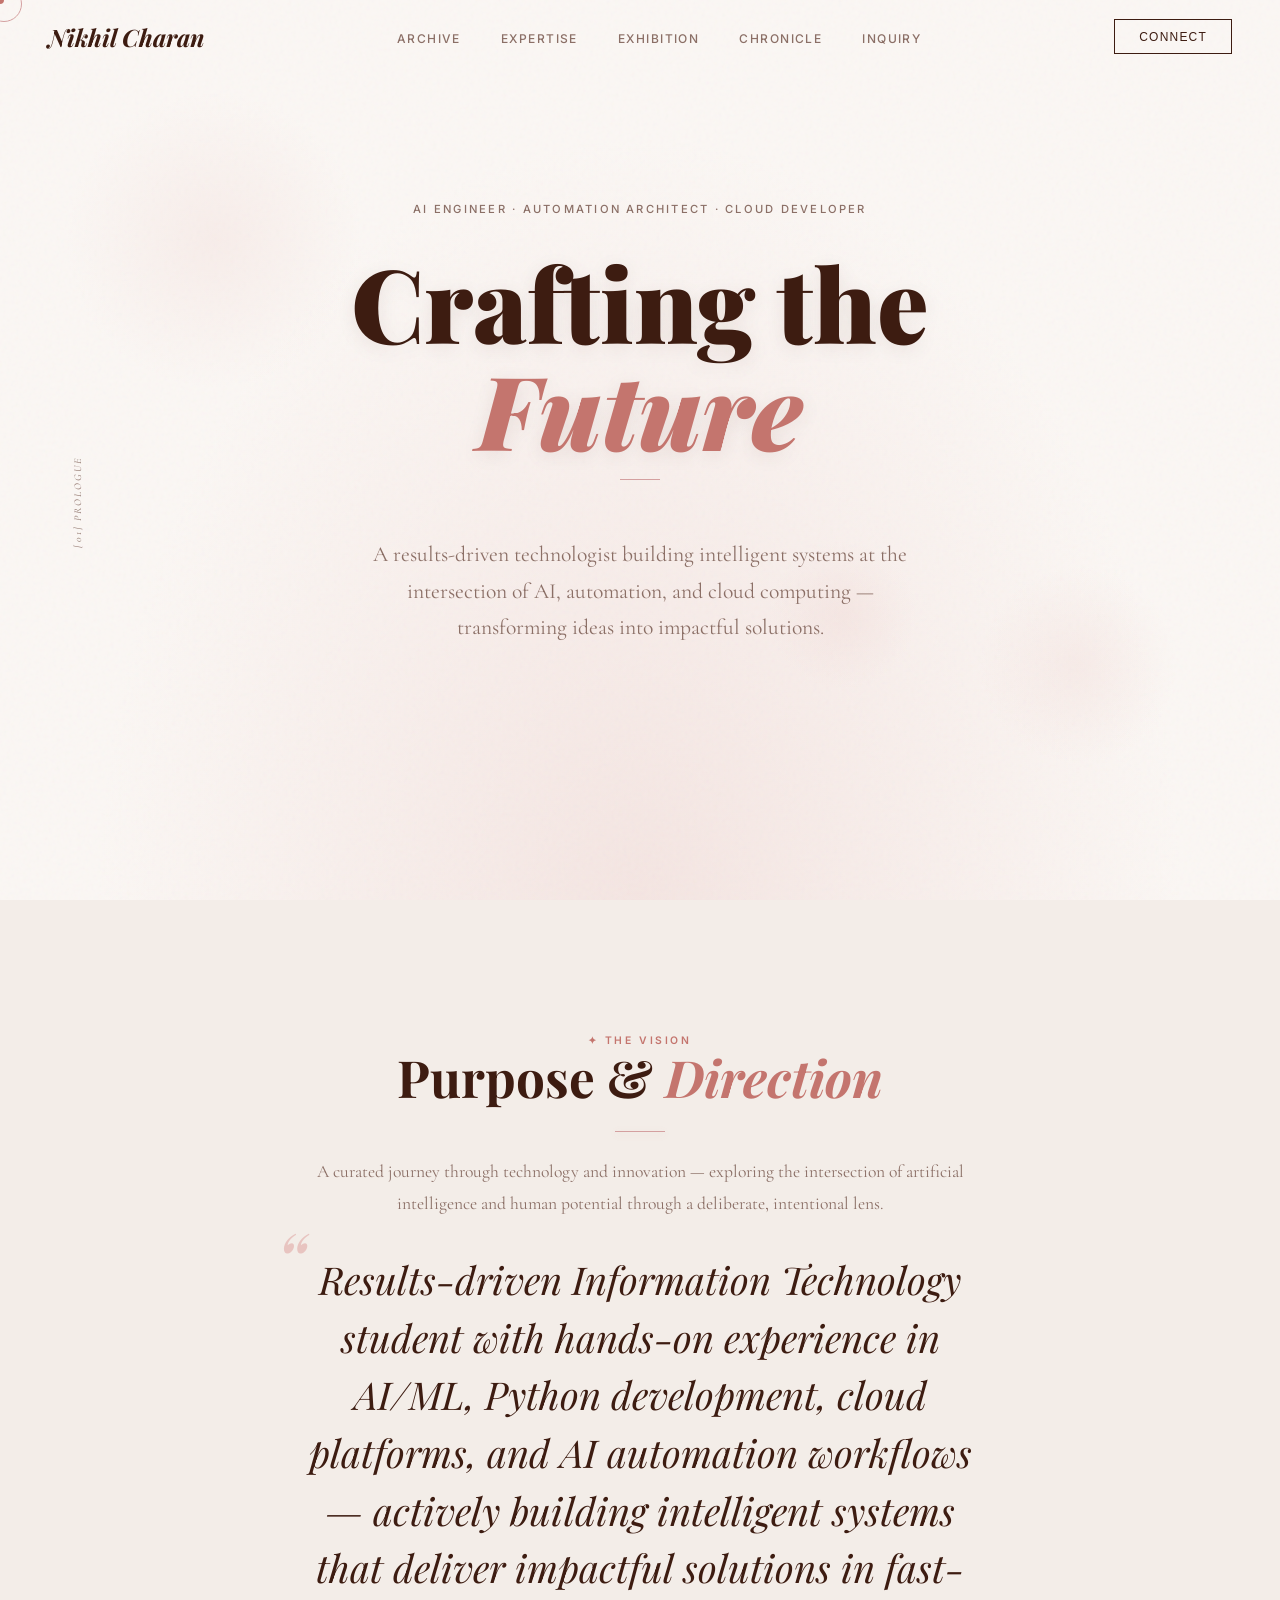
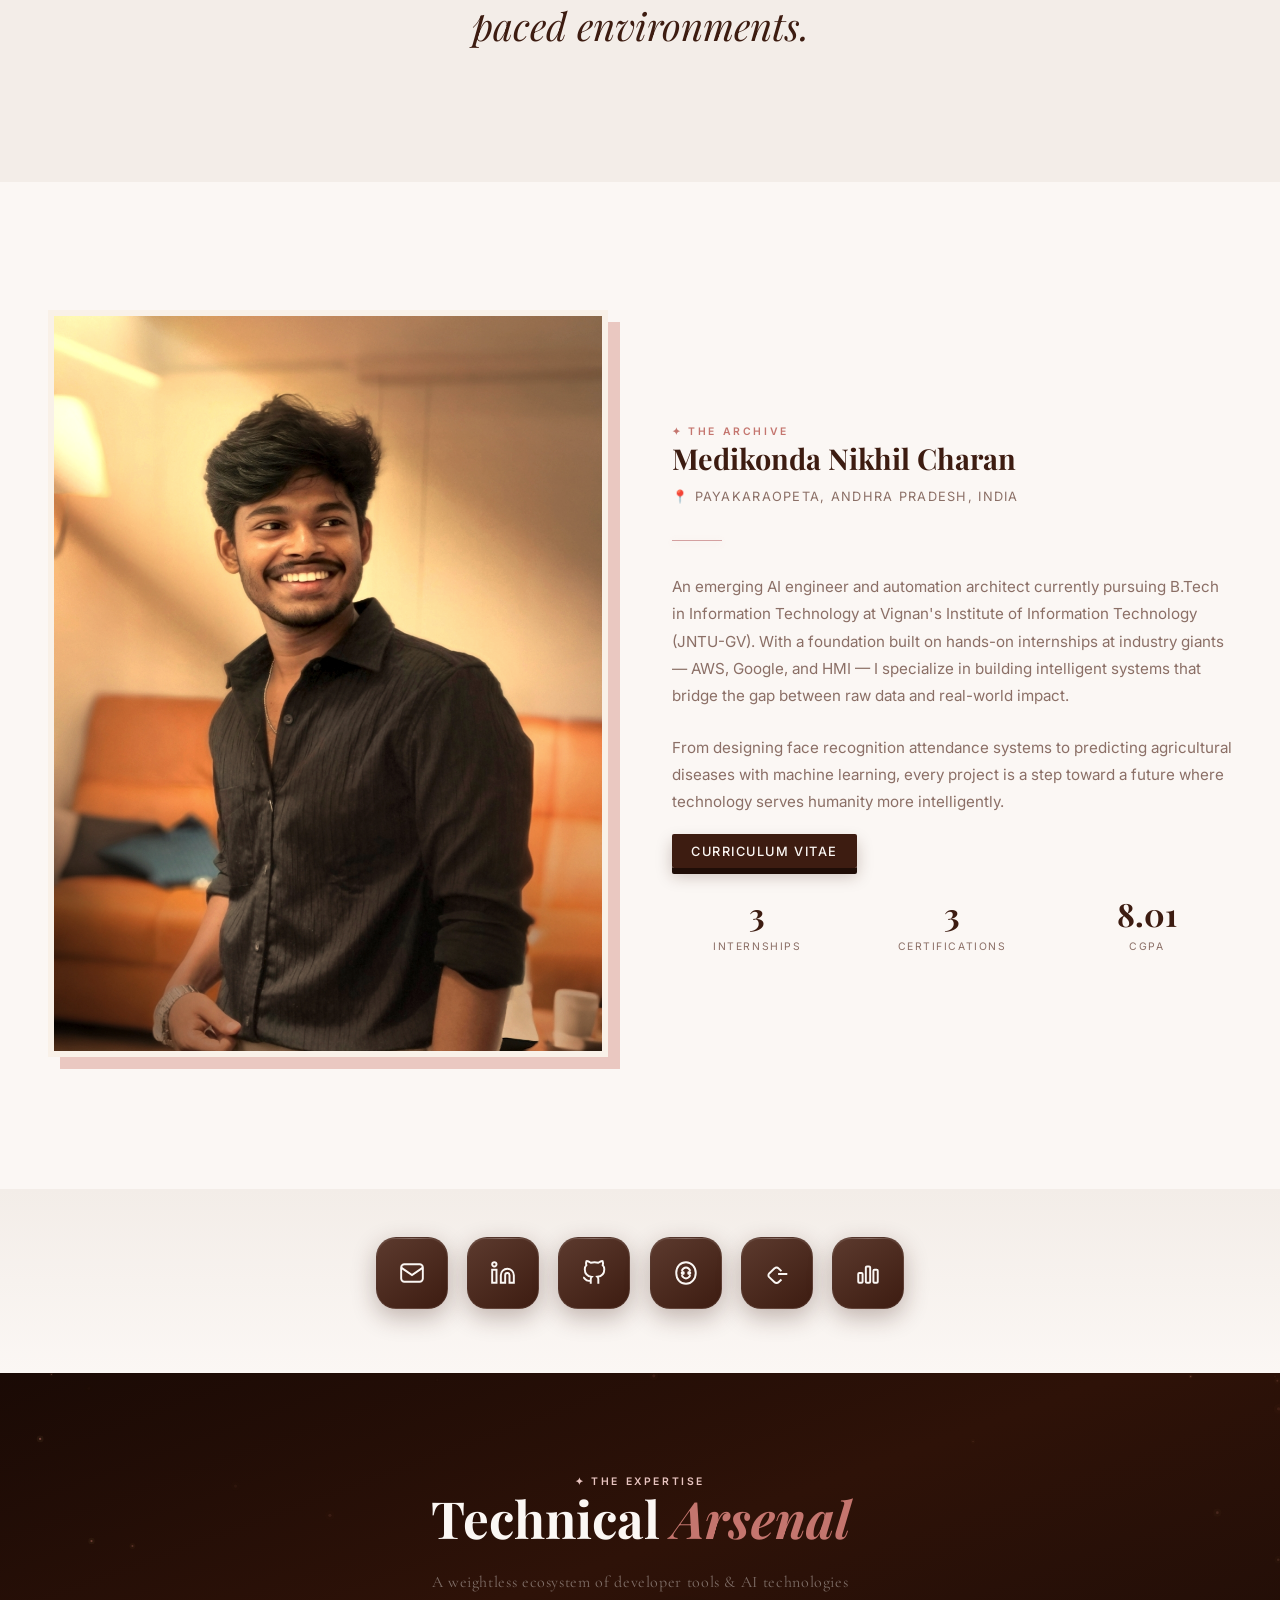
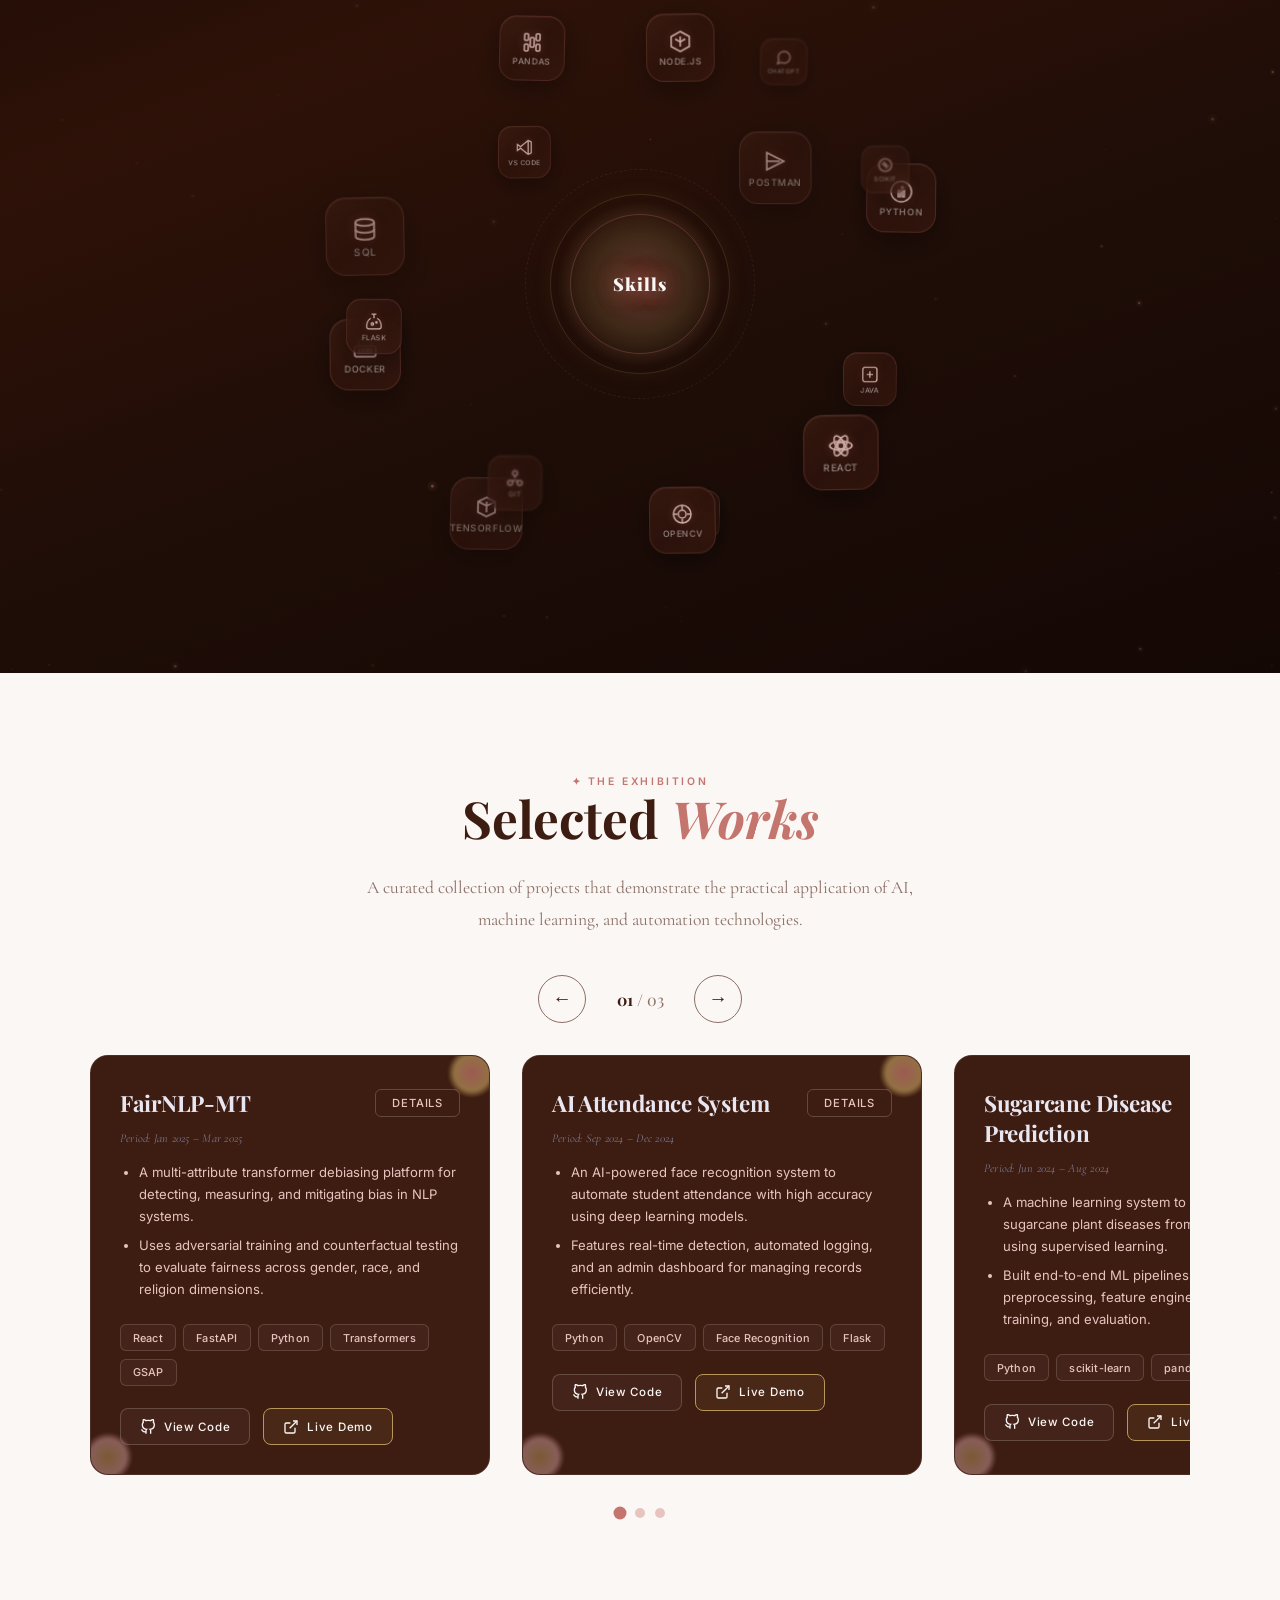
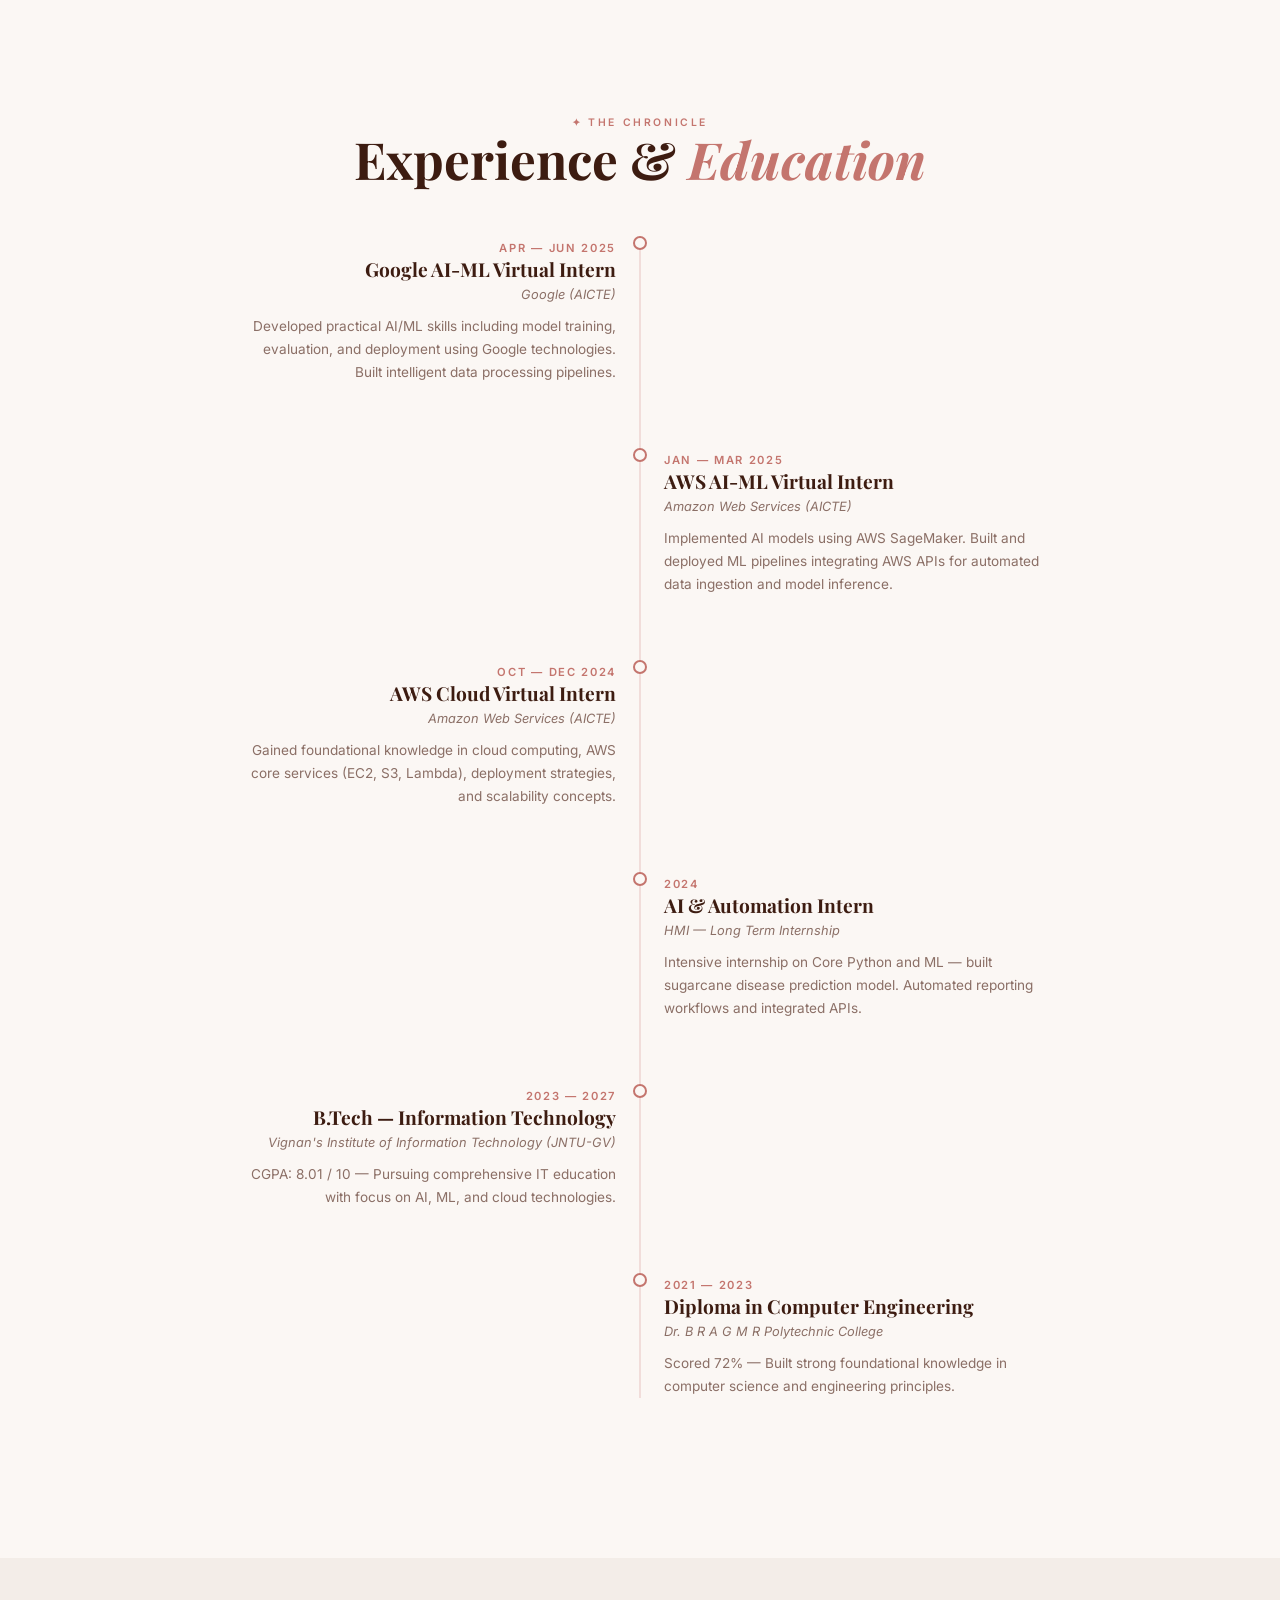
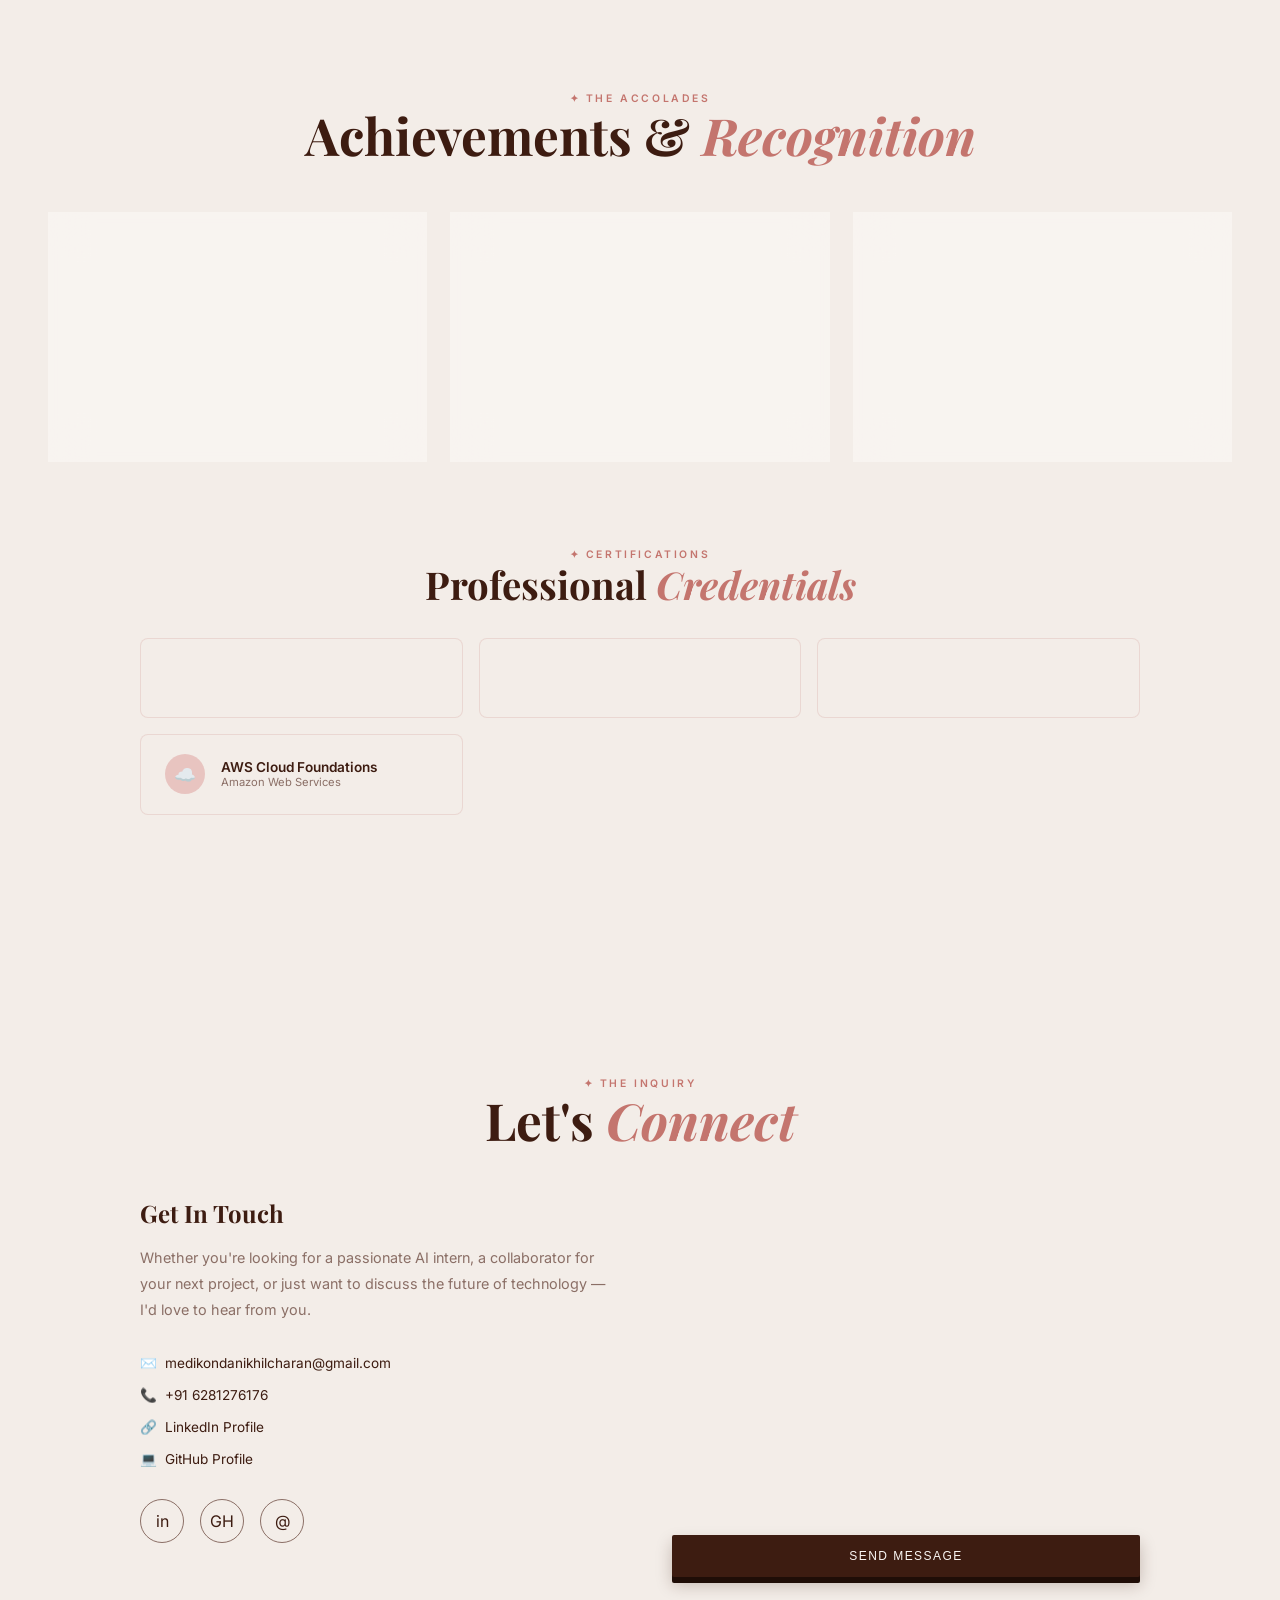
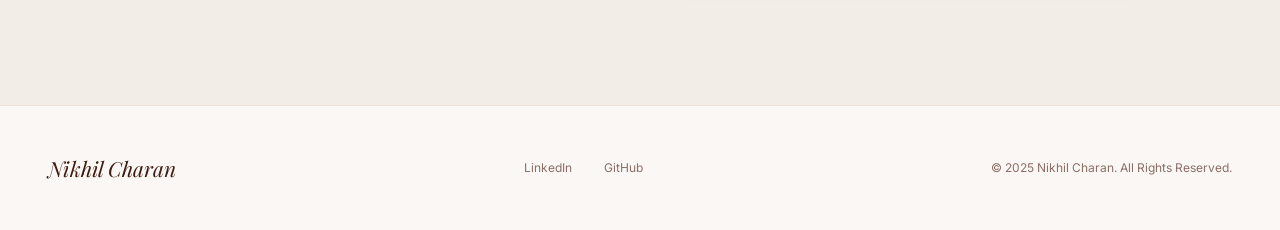
<file: index.html>
<!DOCTYPE html>
<html lang="en">

<head>
  <meta charset="UTF-8" />
  <meta name="viewport" content="width=device-width, initial-scale=1.0" />
  <title>Nikhil Charan — AI Engineer & Visionary</title>
  <meta name="description"
    content="Portfolio of Medikonda Nikhil Charan — AI/ML Engineer, Python Developer, and Cloud Automation Specialist building intelligent systems." />
  <link rel="stylesheet" href="style.css" />
  <link rel="icon"
    href="data:image/svg+xml,<svg xmlns='http://www.w3.org/2000/svg' viewBox='0 0 100 100'><text y='.9em' font-size='90'>✦</text></svg>" />
</head>

<body>

  <!-- ═══ LOADER ═══ -->
  <div class="loader" id="loader">
    <span class="loader-text">Nikhil Charan</span>
  </div>

  <!-- ═══ CUSTOM CURSOR ═══ -->
  <div class="cursor-dot" id="cursorDot"></div>
  <div class="cursor-ring" id="cursorRing"></div>

  <!-- ═══ NAVIGATION ═══ -->
  <nav class="nav" id="nav">
    <a href="#" class="nav-logo">Nikhil Charan</a>
    <ul class="nav-links" id="navLinks">
      <li><a href="#about">Archive</a></li>
      <li><a href="#skills">Expertise</a></li>
      <li><a href="#projects">Exhibition</a></li>
      <li><a href="#experience">Chronicle</a></li>
      <li><a href="#contact">Inquiry</a></li>
    </ul>
    <button class="nav-connect"
      onclick="document.getElementById('contact').scrollIntoView({behavior:'smooth'})">Connect</button>
    <button class="hamburger" id="hamburger" aria-label="Toggle menu">
      <span></span><span></span><span></span>
    </button>
  </nav>

  <!-- ═══ HERO ═══ -->
  <section class="hero" id="hero">
    <div class="hero-grain"></div>
    <div class="float-shape" style="width:300px;height:300px;top:10%;left:5%;animation-delay:0s;"></div>
    <div class="float-shape" style="width:200px;height:200px;bottom:15%;right:8%;animation-delay:3s;"></div>
    <div class="float-shape" style="width:150px;height:150px;top:60%;left:60%;animation-delay:5s;"></div>

    <span class="hero-side-text">[01] Prologue</span>

    <p class="hero-tag" id="heroTag">AI Engineer · Automation Architect · Cloud Developer</p>

    <h1 id="heroTitle">
      Crafting the
      <em id="heroTyping">Future</em>
    </h1>

    <div class="hero-line" id="heroLine"></div>

    <p class="hero-sub" id="heroSub">
      A results-driven technologist building intelligent systems at the intersection
      of AI, automation, and cloud computing — transforming ideas into impactful solutions.
    </p>

    <div class="hero-btns" id="heroBtns">
      <a href="https://drive.google.com/file/d/1pp_jZqPZ_zc3JA8uLojE5DyjyR4-tx3k/view?usp=drive_link" target="_blank" class="btn-primary">View Resume</a>
      <a href="#contact" class="btn-outline">Contact Me</a>
      <a href="#projects" class="btn-outline">Explore Portfolio</a>
    </div>

  </section>

  <!-- ═══ OBJECTIVE ═══ -->
  <section class="objective" id="objective">
    <div class="reveal">
      <span class="section-tag">✦ The Vision</span>
      <h2 class="section-title">Purpose & <em>Direction</em></h2>
      <div class="section-divider" style="margin:1.5rem auto;"></div>
      <p class="section-desc">
        A curated journey through technology and innovation — exploring the intersection
        of artificial intelligence and human potential through a deliberate, intentional lens.
      </p>
      <blockquote class="objective-quote">
        Results-driven Information Technology student with hands-on experience in AI/ML,
        Python development, cloud platforms, and AI automation workflows —
        actively building intelligent systems that deliver impactful solutions
        in fast-paced environments.
      </blockquote>
    </div>
  </section>

  <!-- ═══ ABOUT / PHOTO ═══ -->
  <section id="about" style="padding:8rem 3rem;">
    <div class="about">
      <div class="about-image-wrap reveal-left">
        <img src="profile1.jpg" alt="Nikhil Charan" class="about-image" id="aboutPhoto" />
        <div class="about-frame"></div>
      </div>
      <div class="about-details reveal-right">
        <span class="section-tag">✦ The Archive</span>
        <h3>Medikonda Nikhil Charan</h3>
        <p class="location">📍 Payakaraopeta, Andhra Pradesh, India</p>
        <div class="section-divider"></div>
        <p>
          An emerging AI engineer and automation architect currently pursuing B.Tech in Information Technology
          at Vignan's Institute of Information Technology (JNTU-GV). With a foundation built on hands-on
          internships at industry giants — AWS, Google, and HMI — I specialize in building intelligent
          systems that bridge the gap between raw data and real-world impact.
        </p>
        <p>
          From designing face recognition attendance systems to predicting agricultural diseases
          with machine learning, every project is a step toward a future where technology
          serves humanity more intelligently.
        </p>
        <div style="margin-top: 1.5rem;">
          <a href="https://drive.google.com/file/d/1pp_jZqPZ_zc3JA8uLojE5DyjyR4-tx3k/view?usp=drive_link" target="_blank" class="btn-primary" style="font-size: 0.8rem; padding: 0.6rem 1.2rem;">Curriculum Vitae</a>
        </div>
        <div class="about-stats">
          <div class="stat-item">
            <div class="stat-num" data-count="4">0</div>
            <div class="stat-label">Internships</div>
          </div>
          <div class="stat-item">
            <div class="stat-num" data-count="4">0</div>
            <div class="stat-label">Certifications</div>
          </div>
          <div class="stat-item">
            <div class="stat-num" data-count="8.01">0</div>
            <div class="stat-label">CGPA</div>
          </div>
        </div>
      </div>
    </div>
  </section>

  <!-- ═══ SOCIAL / PLATFORM ICON ROW ═══ -->
  <section class="social-icons-row" id="socialRow">
    <div class="social-icons-wrap reveal">
      <!-- Email -->
      <a href="mailto:medikondanikhilcharan@gmail.com" class="soc-icon" title="Email" id="socEmail">
        <svg viewBox="0 0 24 24" fill="none" stroke="currentColor" stroke-width="1.8">
          <rect x="2" y="4" width="20" height="16" rx="3"/>
          <path d="M2 7l10 7 10-7"/>
        </svg>
      </a>
      <!-- LinkedIn -->
      <a href="https://www.linkedin.com/in/medikonda-nikhil-charan-a5587a359/" target="_blank" class="soc-icon" title="LinkedIn" id="socLinkedIn">
        <svg viewBox="0 0 24 24" fill="none" stroke="currentColor" stroke-width="1.8">
          <path d="M16 8a6 6 0 016 6v7h-4v-7a2 2 0 00-2-2 2 2 0 00-2 2v7h-4v-7a6 6 0 016-6z"/>
          <rect x="2" y="9" width="4" height="12"/>
          <circle cx="4" cy="4" r="2"/>
        </svg>
      </a>
      <!-- GitHub -->
      <a href="https://github.com/Nikhil0809" target="_blank" class="soc-icon" title="GitHub" id="socGitHub">
        <svg viewBox="0 0 24 24" fill="none" stroke="currentColor" stroke-width="1.8">
          <path d="M9 19c-5 1.5-5-2.5-7-3m14 6v-3.87a3.37 3.37 0 00-.94-2.61c3.14-.35 6.44-1.54 6.44-7A5.44 5.44 0 0020 4.77 5.07 5.07 0 0019.91 1S18.73.65 16 2.48a13.38 13.38 0 00-7 0C6.27.65 5.09 1 5.09 1A5.07 5.07 0 005 4.77a5.44 5.44 0 00-1.5 3.78c0 5.42 3.3 6.61 6.44 7A3.37 3.37 0 009 18.13V22"/>
        </svg>
      </a>
      <!-- CodeChef -->
      <a href="https://www.codechef.com/users/tape_comic" target="_blank" class="soc-icon" title="CodeChef" id="socCodeChef">
        <svg viewBox="0 0 24 24" fill="none" stroke="currentColor" stroke-width="1.8">
          <path d="M12 2C7 2 3 6 3 12s4 10 9 10 9-4.5 9-10S17 2 12 2z"/>
          <path d="M8 10c1-2 2-3 4-3s3 1 4 3"/>
          <path d="M8 14c1 2 2 3 4 3s3-1 4-3"/>
          <circle cx="9" cy="12" r="1" fill="currentColor"/>
          <circle cx="15" cy="12" r="1" fill="currentColor"/>
        </svg>
      </a>
      <!-- LeetCode -->
      <a href="https://leetcode.com/u/medikondanikhilcharan/" target="_blank" class="soc-icon" title="LeetCode" id="socLeetCode">
        <svg viewBox="0 0 24 24" fill="none" stroke="currentColor" stroke-width="1.8">
          <path d="M16.102 17.93l-2.697 2.607c-.466.467-1.111.662-1.823.662s-1.357-.195-1.823-.662l-4.973-4.717c-.466-.467-.703-1.062-.703-1.714s.237-1.247.703-1.714l4.973-4.717c.466-.466 1.11-.662 1.823-.662.713 0 1.357.196 1.823.662l2.697 2.606"/>
          <path d="M13 13h8.5"/>
        </svg>
      </a>
      <!-- Analytics / Stats -->
      <a href="#achievements" class="soc-icon" title="Achievements" id="socStats">
        <svg viewBox="0 0 24 24" fill="none" stroke="currentColor" stroke-width="1.8">
          <rect x="3" y="12" width="4" height="9" rx="1"/>
          <rect x="10" y="6" width="4" height="15" rx="1"/>
          <rect x="17" y="9" width="4" height="12" rx="1"/>
        </svg>
      </a>
    </div>
  </section>


  <section class="skills-cosmos" id="skills">
    <div class="cosmos-bg">
      <canvas id="particleCanvas"></canvas>
    </div>
    <div class="cosmos-header reveal">
      <span class="section-tag cosmos-tag">✦ The Expertise</span>
      <h2 class="section-title cosmos-title">Technical <em>Arsenal</em></h2>
      <p class="cosmos-subtitle">A weightless ecosystem of developer tools & AI technologies</p>
    </div>
    <div class="cosmos-stage" id="cosmosStage">
      <!-- Central Core -->
      <div class="cosmos-core" id="cosmosCore">
        <div class="core-ring core-ring-1"></div>
        <div class="core-ring core-ring-2"></div>
        <div class="core-ring core-ring-3"></div>
        <div class="core-glow"></div>
        <div class="core-label">Skills</div>
      </div>
      <!-- Floating Icons — each gets unique physics via JS -->
      <div class="float-icon" data-depth="1.2" data-label="Python">
        <svg viewBox="0 0 24 24" fill="none" stroke="currentColor" stroke-width="1.5"><path d="M12 2C6.48 2 2 6.48 2 12s4.48 10 10 10 10-4.48 10-10S17.52 2 12 2zm-1 15h-2v-6h2v6zm4 0h-2v-6h2v6zm-2-8c-.55 0-1-.45-1-1s.45-1 1-1 1 .45 1 1-.45 1-1 1z"/></svg>
        <span>Python</span>
      </div>
      <div class="float-icon" data-depth="0.8" data-label="Java">
        <svg viewBox="0 0 24 24" fill="none" stroke="currentColor" stroke-width="1.5"><rect x="3" y="3" width="18" height="18" rx="3"/><path d="M8 12h8M12 8v8"/></svg>
        <span>Java</span>
      </div>
      <div class="float-icon" data-depth="1.5" data-label="React">
        <svg viewBox="0 0 24 24" fill="none" stroke="currentColor" stroke-width="1.5"><circle cx="12" cy="12" r="3"/><ellipse cx="12" cy="12" rx="10" ry="4" transform="rotate(0 12 12)"/><ellipse cx="12" cy="12" rx="10" ry="4" transform="rotate(60 12 12)"/><ellipse cx="12" cy="12" rx="10" ry="4" transform="rotate(120 12 12)"/></svg>
        <span>React</span>
      </div>
      <div class="float-icon" data-depth="0.6" data-label="AWS">
        <svg viewBox="0 0 24 24" fill="none" stroke="currentColor" stroke-width="1.5"><path d="M6.5 18.5C3.5 18.5 2 16.5 2 14s1.5-4.5 4-5C6.5 5.5 9 3 12.5 3c3 0 5.5 2 6 5 2.5.5 3.5 2.5 3.5 4.5s-1.5 4-4 4h-2"/><path d="M8 18l4-6 4 6"/></svg>
        <span>AWS</span>
      </div>
      <div class="float-icon" data-depth="1.0" data-label="OpenCV">
        <svg viewBox="0 0 24 24" fill="none" stroke="currentColor" stroke-width="1.5"><circle cx="12" cy="12" r="9"/><circle cx="12" cy="12" r="4"/><path d="M12 3v4M12 17v4M3 12h4M17 12h4"/></svg>
        <span>OpenCV</span>
      </div>
      <div class="float-icon" data-depth="1.8" data-label="TensorFlow">
        <svg viewBox="0 0 24 24" fill="none" stroke="currentColor" stroke-width="1.5"><path d="M4 17V7l8-4 8 4v10l-8 4-8-4z"/><path d="M12 7v10M4 7l8 4 8-4"/></svg>
        <span>TensorFlow</span>
      </div>
      <div class="float-icon" data-depth="0.5" data-label="Git">
        <svg viewBox="0 0 24 24" fill="none" stroke="currentColor" stroke-width="1.5"><circle cx="12" cy="6" r="3"/><circle cx="6" cy="18" r="3"/><circle cx="18" cy="18" r="3"/><path d="M12 9v3M9.5 16.5L11 14M14.5 16.5L13 14"/></svg>
        <span>Git</span>
      </div>
      <div class="float-icon" data-depth="1.3" data-label="Docker">
        <svg viewBox="0 0 24 24" fill="none" stroke="currentColor" stroke-width="1.5"><rect x="2" y="10" width="20" height="10" rx="2"/><path d="M6 10V6a2 2 0 012-2h8a2 2 0 012 2v4"/><rect x="6" y="13" width="3" height="3"/><rect x="10.5" y="13" width="3" height="3"/><rect x="15" y="13" width="3" height="3"/></svg>
        <span>Docker</span>
      </div>
      <div class="float-icon" data-depth="0.9" data-label="Flask">
        <svg viewBox="0 0 24 24" fill="none" stroke="currentColor" stroke-width="1.5"><path d="M9 3h6M12 3v5M8 8c-3 2-5 6-5 10a3 3 0 003 3h12a3 3 0 003-3c0-4-2-8-5-10"/><circle cx="10" cy="15" r="1.5"/><circle cx="15" cy="13" r="1"/></svg>
        <span>Flask</span>
      </div>
      <div class="float-icon" data-depth="1.6" data-label="SQL">
        <svg viewBox="0 0 24 24" fill="none" stroke="currentColor" stroke-width="1.5"><ellipse cx="12" cy="6" rx="8" ry="3"/><path d="M4 6v6c0 1.66 3.58 3 8 3s8-1.34 8-3V6"/><path d="M4 12v6c0 1.66 3.58 3 8 3s8-1.34 8-3v-6"/></svg>
        <span>SQL</span>
      </div>
      <div class="float-icon" data-depth="0.7" data-label="VS Code">
        <svg viewBox="0 0 24 24" fill="none" stroke="currentColor" stroke-width="1.5"><path d="M17 3l4 2v14l-4 2-10-8 -4 3V8l4 3L17 3z"/><path d="M17 3v18"/></svg>
        <span>VS Code</span>
      </div>
      <div class="float-icon" data-depth="1.1" data-label="Pandas">
        <svg viewBox="0 0 24 24" fill="none" stroke="currentColor" stroke-width="1.5"><rect x="4" y="3" width="4" height="7" rx="1"/><rect x="4" y="14" width="4" height="7" rx="1"/><rect x="10" y="7" width="4" height="10" rx="1"/><rect x="16" y="3" width="4" height="7" rx="1"/><rect x="16" y="14" width="4" height="7" rx="1"/></svg>
        <span>Pandas</span>
      </div>
      <div class="float-icon" data-depth="1.4" data-label="Node.js">
        <svg viewBox="0 0 24 24" fill="none" stroke="currentColor" stroke-width="1.5"><path d="M12 2l9 5v10l-9 5-9-5V7l9-5z"/><path d="M12 7v10"/><path d="M7 9.5l5 3 5-3"/></svg>
        <span>Node.js</span>
      </div>
      <div class="float-icon" data-depth="0.4" data-label="ChatGPT">
        <svg viewBox="0 0 24 24" fill="none" stroke="currentColor" stroke-width="1.5"><path d="M21 11.5a8.38 8.38 0 01-.9 3.8 8.5 8.5 0 01-7.6 4.7 8.38 8.38 0 01-3.8-.9L3 21l1.9-5.7a8.38 8.38 0 01-.9-3.8 8.5 8.5 0 014.7-7.6 8.38 8.38 0 013.8-.9h.5A8.48 8.48 0 0121 11.5z"/></svg>
        <span>ChatGPT</span>
      </div>
      <div class="float-icon" data-depth="1.7" data-label="Postman">
        <svg viewBox="0 0 24 24" fill="none" stroke="currentColor" stroke-width="1.5"><path d="M4 4l16 8-16 8V4z"/><path d="M4 12h12"/></svg>
        <span>Postman</span>
      </div>
      <div class="float-icon" data-depth="0.3" data-label="scikit">
        <svg viewBox="0 0 24 24" fill="none" stroke="currentColor" stroke-width="1.5"><circle cx="12" cy="12" r="9"/><path d="M8 12c0-2.2 1.8-4 4-4M12 16c2.2 0 4-1.8 4-4"/><circle cx="12" cy="12" r="1.5"/></svg>
        <span>scikit</span>
      </div>
    </div>
    <!-- Hovered icon tooltip -->
    <div class="cosmos-tooltip" id="cosmosTooltip"></div>
  </section>

  <!-- ═══ PROJECTS — HORIZONTAL CAROUSEL ═══ -->
  <section id="projects" class="projects-section">
    <div style="text-align:center;" class="reveal">
      <span class="section-tag">✦ The Exhibition</span>
      <h2 class="section-title">Selected <em>Works</em></h2>
      <p class="section-desc" style="margin:0 auto;">
        A curated collection of projects that demonstrate the practical application
        of AI, machine learning, and automation technologies.
      </p>
    </div>
    <!-- Carousel Nav -->
    <div class="carousel-nav">
      <button class="carousel-btn" id="prevBtn" aria-label="Previous project">←</button>
      <span class="carousel-counter"><span id="currentSlide">01</span> / 03</span>
      <button class="carousel-btn" id="nextBtn" aria-label="Next project">→</button>
    </div>
    <!-- Scroll Track -->
    <div class="projects-carousel" id="projectsCarousel">
      <div class="projects-track" id="projectsTrack">

        <!-- Project 1: FairNLP-MT -->
        <div class="project-card-h">
          <div class="card-accent accent-top-right"></div>
          <div class="card-accent accent-bottom-left"></div>
          <div class="card-header">
            <h3>FairNLP-MT</h3>
            <button class="details-toggle"
              onclick="this.closest('.project-card-h').classList.toggle('expanded')">Details</button>
          </div>
          <span class="card-period">Period: Jan 2025 – Mar 2025</span>
          <ul class="card-desc">
            <li>A multi-attribute transformer debiasing platform for detecting, measuring, and mitigating bias in NLP
              systems.</li>
            <li>Uses adversarial training and counterfactual testing to evaluate fairness across gender, race, and
              religion dimensions.</li>
          </ul>
          <div class="card-tags">
            <span>React</span><span>FastAPI</span><span>Python</span><span>Transformers</span><span>GSAP</span>
          </div>
          <div class="card-actions">
            <a href="https://github.com/Nikhil0809/bias-nlp" target="_blank" class="card-btn">
              <svg width="16" height="16" viewBox="0 0 24 24" fill="none" stroke="currentColor" stroke-width="2">
                <path
                  d="M9 19c-5 1.5-5-2.5-7-3m14 6v-3.87a3.37 3.37 0 0 0-.94-2.61c3.14-.35 6.44-1.54 6.44-7A5.44 5.44 0 0 0 20 4.77 5.07 5.07 0 0 0 19.91 1S18.73.65 16 2.48a13.38 13.38 0 0 0-7 0C6.27.65 5.09 1 5.09 1A5.07 5.07 0 0 0 5 4.77a5.44 5.44 0 0 0-1.5 3.78c0 5.42 3.3 6.61 6.44 7A3.37 3.37 0 0 0 9 18.13V22" />
              </svg>
              View Code
            </a>
            <a href="#" target="_blank" class="card-btn card-btn-accent">
              <svg width="16" height="16" viewBox="0 0 24 24" fill="none" stroke="currentColor" stroke-width="2">
                <path d="M18 13v6a2 2 0 0 1-2 2H5a2 2 0 0 1-2-2V8a2 2 0 0 1 2-2h6" />
                <polyline points="15 3 21 3 21 9" />
                <line x1="10" y1="14" x2="21" y2="3" />
              </svg>
              Live Demo
            </a>
          </div>
        </div>

        <!-- Project 2: AI Attendance System -->
        <div class="project-card-h">
          <div class="card-accent accent-top-right"></div>
          <div class="card-accent accent-bottom-left"></div>
          <div class="card-header">
            <h3>AI Attendance System</h3>
            <button class="details-toggle"
              onclick="this.closest('.project-card-h').classList.toggle('expanded')">Details</button>
          </div>
          <span class="card-period">Period: Sep 2024 – Dec 2024</span>
          <ul class="card-desc">
            <li>An AI-powered face recognition system to automate student attendance with high accuracy using deep
              learning models.</li>
            <li>Features real-time detection, automated logging, and an admin dashboard for managing records
              efficiently.</li>
          </ul>
          <div class="card-tags">
            <span>Python</span><span>OpenCV</span><span>Face Recognition</span><span>Flask</span>
          </div>
          <div class="card-actions">
            <a href="https://github.com/Nikhil0809" target="_blank" class="card-btn">
              <svg width="16" height="16" viewBox="0 0 24 24" fill="none" stroke="currentColor" stroke-width="2">
                <path
                  d="M9 19c-5 1.5-5-2.5-7-3m14 6v-3.87a3.37 3.37 0 0 0-.94-2.61c3.14-.35 6.44-1.54 6.44-7A5.44 5.44 0 0 0 20 4.77 5.07 5.07 0 0 0 19.91 1S18.73.65 16 2.48a13.38 13.38 0 0 0-7 0C6.27.65 5.09 1 5.09 1A5.07 5.07 0 0 0 5 4.77a5.44 5.44 0 0 0-1.5 3.78c0 5.42 3.3 6.61 6.44 7A3.37 3.37 0 0 0 9 18.13V22" />
              </svg>
              View Code
            </a>
            <a href="#" target="_blank" class="card-btn card-btn-accent">
              <svg width="16" height="16" viewBox="0 0 24 24" fill="none" stroke="currentColor" stroke-width="2">
                <path d="M18 13v6a2 2 0 0 1-2 2H5a2 2 0 0 1-2-2V8a2 2 0 0 1 2-2h6" />
                <polyline points="15 3 21 3 21 9" />
                <line x1="10" y1="14" x2="21" y2="3" />
              </svg>
              Live Demo
            </a>
          </div>
        </div>

        <!-- Project 3: Sugarcane Disease Prediction -->
        <div class="project-card-h">
          <div class="card-accent accent-top-right"></div>
          <div class="card-accent accent-bottom-left"></div>
          <div class="card-header">
            <h3>Sugarcane Disease Prediction</h3>
            <button class="details-toggle"
              onclick="this.closest('.project-card-h').classList.toggle('expanded')">Details</button>
          </div>
          <span class="card-period">Period: Jun 2024 – Aug 2024</span>
          <ul class="card-desc">
            <li>A machine learning system to classify and predict sugarcane plant diseases from input data features
              using supervised learning.</li>
            <li>Built end-to-end ML pipelines with data preprocessing, feature engineering, model training, and
              evaluation.</li>
          </ul>
          <div class="card-tags">
            <span>Python</span><span>scikit-learn</span><span>pandas</span><span>ML Pipeline</span>
          </div>
          <div class="card-actions">
            <a href="https://github.com/Nikhil0809" target="_blank" class="card-btn">
              <svg width="16" height="16" viewBox="0 0 24 24" fill="none" stroke="currentColor" stroke-width="2">
                <path
                  d="M9 19c-5 1.5-5-2.5-7-3m14 6v-3.87a3.37 3.37 0 0 0-.94-2.61c3.14-.35 6.44-1.54 6.44-7A5.44 5.44 0 0 0 20 4.77 5.07 5.07 0 0 0 19.91 1S18.73.65 16 2.48a13.38 13.38 0 0 0-7 0C6.27.65 5.09 1 5.09 1A5.07 5.07 0 0 0 5 4.77a5.44 5.44 0 0 0-1.5 3.78c0 5.42 3.3 6.61 6.44 7A3.37 3.37 0 0 0 9 18.13V22" />
              </svg>
              View Code
            </a>
            <a href="#" target="_blank" class="card-btn card-btn-accent">
              <svg width="16" height="16" viewBox="0 0 24 24" fill="none" stroke="currentColor" stroke-width="2">
                <path d="M18 13v6a2 2 0 0 1-2 2H5a2 2 0 0 1-2-2V8a2 2 0 0 1 2-2h6" />
                <polyline points="15 3 21 3 21 9" />
                <line x1="10" y1="14" x2="21" y2="3" />
              </svg>
              Live Demo
            </a>
          </div>
        </div>

      </div>
    </div>
    <!-- Dots -->
    <div class="carousel-dots" id="carouselDots">
      <span class="dot active" data-index="0"></span>
      <span class="dot" data-index="1"></span>
      <span class="dot" data-index="2"></span>
    </div>
  </section>

  <!-- ═══ EXPERIENCE & EDUCATION TIMELINE ═══ -->
  <section id="experience">
    <div style="text-align:center;" class="reveal">
      <span class="section-tag">✦ The Chronicle</span>
      <h2 class="section-title">Experience & <em>Education</em></h2>
    </div>
    <div class="timeline">
      <!-- Google AI-ML -->
      <div class="timeline-item reveal">
        <div class="timeline-dot"></div>
        <div class="timeline-content" style="grid-column:1;text-align:right;">
          <span class="timeline-date">Apr — Jun 2025</span>
          <h3>Google AI-ML Virtual Intern</h3>
          <h4>Google (AICTE)</h4>
          <p>Developed practical AI/ML skills including model training, evaluation, and deployment using Google
            technologies. Built intelligent data processing pipelines.</p>
        </div>
      </div>
      <!-- AWS AI-ML -->
      <div class="timeline-item reveal">
        <div class="timeline-dot"></div>
        <div class="timeline-content" style="grid-column:2;text-align:left;">
          <span class="timeline-date">Jan — Mar 2025</span>
          <h3>AWS AI-ML Virtual Intern</h3>
          <h4>Amazon Web Services (AICTE)</h4>
          <p>Implemented AI models using AWS SageMaker. Built and deployed ML pipelines integrating AWS APIs for
            automated data ingestion and model inference.</p>
        </div>
      </div>
      <!-- AWS Cloud -->
      <div class="timeline-item reveal">
        <div class="timeline-dot"></div>
        <div class="timeline-content" style="grid-column:1;text-align:right;">
          <span class="timeline-date">Oct — Dec 2024</span>
          <h3>AWS Cloud Virtual Intern</h3>
          <h4>Amazon Web Services (AICTE)</h4>
          <p>Gained foundational knowledge in cloud computing, AWS core services (EC2, S3, Lambda), deployment
            strategies, and scalability concepts.</p>
        </div>
      </div>
      <!-- HMI -->
      <div class="timeline-item reveal">
        <div class="timeline-dot"></div>
        <div class="timeline-content" style="grid-column:2;text-align:left;">
          <span class="timeline-date">2024</span>
          <h3>AI & Automation Intern</h3>
          <h4>HMI — Long Term Internship</h4>
          <p>Intensive internship on Core Python and ML — built sugarcane disease prediction model. Automated reporting
            workflows and integrated APIs.</p>
        </div>
      </div>
      <!-- B.Tech -->
      <div class="timeline-item reveal">
        <div class="timeline-dot"></div>
        <div class="timeline-content" style="grid-column:1;text-align:right;">
          <span class="timeline-date">2023 — 2027</span>
          <h3>B.Tech — Information Technology</h3>
          <h4>Vignan's Institute of Information Technology (JNTU-GV)</h4>
          <p>CGPA: 8.01 / 10 — Pursuing comprehensive IT education with focus on AI, ML, and cloud technologies.</p>
        </div>
      </div>
      <!-- Diploma -->
      <div class="timeline-item reveal">
        <div class="timeline-dot"></div>
        <div class="timeline-content" style="grid-column:2;text-align:left;">
          <span class="timeline-date">2021 — 2023</span>
          <h3>Diploma in Computer Engineering</h3>
          <h4>Dr. B R A G M R Polytechnic College</h4>
          <p>Scored 72% — Built strong foundational knowledge in computer science and engineering principles.</p>
        </div>
      </div>
    </div>
  </section>

  <!-- ═══ ACHIEVEMENTS ═══ -->
  <section id="achievements" style="background:var(--cream-dark);padding:8rem 3rem;">
    <div style="text-align:center;" class="reveal">
      <span class="section-tag">✦ The Accolades</span>
      <h2 class="section-title">Achievements & <em>Recognition</em></h2>
    </div>
    <div class="achievements-grid">
      <div class="achievement-card reveal">
        <div class="achievement-icon">⭐</div>
        <h3>CodeChef 2-Star Programmer</h3>
        <p>Achieved a rating of 1401, demonstrating consistent problem-solving skills in data structures and algorithms
          across competitive programming contests.</p>
      </div>
      <div class="achievement-card reveal">
        <div class="achievement-icon">🏆</div>
        <h3>SUS Hacks National Hackathon</h3>
        <p>Designed and developed a functional prototype in a 24-hour national hackathon, showcasing teamwork,
          innovation, and rapid problem-solving under pressure.</p>
      </div>
      <div class="achievement-card reveal">
        <div class="achievement-icon">🎬</div>
        <h3>Short Film — 2,500+ Views</h3>
        <p>Served as video editor for a short film that amassed over 2,500 views, highlighting creativity, storytelling
          ability, and audience engagement.</p>
      </div>
    </div>

    <!-- Certifications -->
    <div style="text-align:center;margin-top:5rem;" class="reveal">
      <span class="section-tag">✦ Certifications</span>
      <h2 class="section-title" style="font-size:clamp(1.5rem,3vw,2.5rem);">Professional <em>Credentials</em></h2>
    </div>
    <div class="cert-list">
      <div class="cert-item reveal">
        <div class="cert-badge">🎓</div>
        <div>
          <h4>AI & Machine Learning</h4>
          <p>EduSkills (AICTE)</p>
        </div>
      </div>
      <div class="cert-item reveal">
        <div class="cert-badge">🐍</div>
        <div>
          <h4>Python Programming</h4>
          <p>Cisco Networking Academy</p>
        </div>
      </div>
      <div class="cert-item reveal">
        <div class="cert-badge">🔐</div>
        <div>
          <h4>Cybersecurity Essentials</h4>
          <p>Cisco Networking Academy</p>
        </div>
      </div>
      <div class="cert-item reveal">
        <div class="cert-badge">☁️</div>
        <div>
          <h4>AWS Cloud Foundations</h4>
          <p>Amazon Web Services</p>
        </div>
      </div>
    </div>
  </section>

  <!-- ═══ CONTACT ═══ -->
  <section class="contact" id="contact">
    <div style="text-align:center;" class="reveal">
      <span class="section-tag">✦ The Inquiry</span>
      <h2 class="section-title">Let's <em>Connect</em></h2>
    </div>
    <div class="contact-grid">
      <div class="contact-info reveal-left">
        <h3>Get In Touch</h3>
        <p>
          Whether you're looking for a passionate AI intern, a collaborator for your next project,
          or just want to discuss the future of technology — I'd love to hear from you.
        </p>
        <div class="contact-links">
          <a href="mailto:medikondanikhilcharan@gmail.com" class="contact-link">
            ✉️ &nbsp;medikondanikhilcharan@gmail.com
          </a>
          <a href="tel:+916281276176" class="contact-link">
            📞 &nbsp;+91 6281276176
          </a>
          <a href="https://www.linkedin.com/in/medikonda-nikhil-charan-a5587a359/" target="_blank" class="contact-link">
            🔗 &nbsp;LinkedIn Profile
          </a>
          <a href="https://github.com/Nikhil0809" target="_blank" class="contact-link">
            💻 &nbsp;GitHub Profile
          </a>
        </div>
        <div class="social-row">
          <a href="https://www.linkedin.com/in/medikonda-nikhil-charan-a5587a359/" target="_blank" class="social-link"
            title="LinkedIn">in</a>
          <a href="https://github.com/Nikhil0809" target="_blank" class="social-link" title="GitHub">GH</a>
          <a href="mailto:medikondanikhilcharan@gmail.com" class="social-link" title="Email">@</a>
        </div>
      </div>
      <form class="contact-form reveal-right" action="https://formspree.io/f/meenpnol" method="POST">
        <div class="form-group"><input type="text" name="name" placeholder="Your Name" required /></div>
        <div class="form-group"><input type="email" name="email" placeholder="Your Email" required /></div>
        <div class="form-group"><input type="text" name="subject" placeholder="Subject" /></div>
        <div class="form-group"><textarea name="message" placeholder="Your Message" required></textarea></div>
        <button type="submit" class="btn-primary" style="width:100%;border:none;">Send Message</button>
      </form>
    </div>
  </section>

  <!-- ═══ FOOTER ═══ -->
  <footer class="footer">
    <span class="footer-logo">Nikhil Charan</span>
    <div style="display:flex;gap:2rem;">
      <a href="https://www.linkedin.com/in/medikonda-nikhil-charan-a5587a359/" target="_blank"
        style="font-size:.75rem;color:var(--brown-muted);text-decoration:none;">LinkedIn</a>
      <a href="https://github.com/Nikhil0809" target="_blank"
        style="font-size:.75rem;color:var(--brown-muted);text-decoration:none;">GitHub</a>
    </div>
    <span class="footer-copy">© 2025 Nikhil Charan. All Rights Reserved.</span>
  </footer>

  <script src="script.js"></script>
</body>

</html>
</file>
<file: style.css>
/* ═══ DESIGN SYSTEM — The Curator Palette ═══ */
@import url('https://fonts.googleapis.com/css2?family=Playfair+Display:ital,wght@0,400;0,700;0,900;1,400;1,700;1,900&family=Inter:wght@300;400;500;600;700&family=Cormorant+Garamond:ital,wght@0,400;0,600;0,700;1,400;1,600&display=swap');

:root {
  --cream: #FBF7F4;
  --cream-dark: #F3EDE8;
  --rose: #C4756E;
  --rose-light: #E8C4C0;
  --rose-muted: #D4A0A0;
  --brown: #3D1C11;
  --brown-light: #5C3A2E;
  --brown-muted: #8B6F66;
  --gold: #B8965A;
  --glass: rgba(251,247,244,0.65);
  --glass-border: rgba(196,117,110,0.18);
  --font-serif: 'Playfair Display', 'Cormorant Garamond', Georgia, serif;
  --font-sans: 'Inter', -apple-system, sans-serif;
  --font-editorial: 'Cormorant Garamond', Georgia, serif;
  --transition: cubic-bezier(0.22, 1, 0.36, 1);
}

*, *::before, *::after { margin:0; padding:0; box-sizing:border-box; }

html { scroll-behavior: smooth; font-size: 16px; }

body {
  font-family: var(--font-sans);
  background: var(--cream);
  color: var(--brown);
  overflow-x: hidden;
  -webkit-font-smoothing: antialiased;
}

/* ═══ LOADER ═══ */
.loader {
  position: fixed; inset:0; z-index:9999;
  background: var(--brown);
  display: flex; align-items:center; justify-content:center;
  transition: opacity .8s var(--transition), visibility .8s;
}
.loader.hidden { opacity:0; visibility:hidden; pointer-events:none; }
.loader-text {
  font-family: var(--font-serif);
  font-size: clamp(2rem,5vw,4rem);
  color: var(--cream);
  font-style: italic;
  opacity:0; animation: loaderFade 1.5s ease forwards;
}
@keyframes loaderFade { 0%{opacity:0;transform:translateY(20px)} 50%{opacity:1;transform:translateY(0)} 100%{opacity:1} }

/* ═══ CUSTOM CURSOR ═══ */
.cursor-dot {
  width:8px; height:8px; background:var(--rose);
  border-radius:50%; position:fixed; pointer-events:none; z-index:9998;
  transition: transform .15s ease;
}
.cursor-ring {
  width:36px; height:36px; border:1.5px solid var(--rose-muted);
  border-radius:50%; position:fixed; pointer-events:none; z-index:9997;
  transition: transform .3s ease, width .3s, height .3s;
  transform: translate(-14px,-14px);
}
.cursor-ring.hover { width:56px; height:56px; border-color:var(--rose); transform:translate(-24px,-24px); }

/* ═══ NAVIGATION ═══ */
.nav {
  position:fixed; top:0; left:0; right:0; z-index:100;
  padding: 1.2rem 3rem;
  display:flex; align-items:center; justify-content:space-between;
  background: transparent;
  transition: background .4s, backdrop-filter .4s, box-shadow .4s;
}
.nav.scrolled {
  background: var(--glass);
  backdrop-filter: blur(20px);
  box-shadow: 0 1px 0 var(--glass-border);
}
.nav-logo {
  font-family: var(--font-serif);
  font-size: 1.5rem; font-weight:700; font-style:italic;
  color: var(--brown);
  text-decoration:none;
}
.nav-links { display:flex; gap:2.5rem; align-items:center; list-style:none; }
.nav-links a {
  font-size:.75rem; font-weight:500; letter-spacing:.12em;
  text-transform:uppercase; color:var(--brown-muted);
  text-decoration:none; position:relative;
  transition: color .3s;
}
.nav-links a::after {
  content:''; position:absolute; bottom:-4px; left:0;
  width:0; height:1px; background:var(--brown);
  transition: width .3s var(--transition);
}
.nav-links a:hover { color:var(--brown); }
.nav-links a:hover::after { width:100%; }
.nav-connect {
  font-size:.75rem; font-weight:500; letter-spacing:.1em;
  text-transform:uppercase; padding:.6rem 1.5rem;
  border:1px solid var(--brown); color:var(--brown);
  background:transparent; cursor:pointer;
  transition: background .3s, color .3s;
}
.nav-connect:hover { background:var(--brown); color:var(--cream); }

.hamburger { display:none; flex-direction:column; gap:5px; cursor:pointer; background:none; border:none; padding:4px; }
.hamburger span { width:24px; height:1.5px; background:var(--brown); transition: transform .3s, opacity .3s; }

/* ═══ HERO ═══ */
.hero {
  min-height:100vh; display:flex; flex-direction:column;
  align-items:center; justify-content:center; text-align:center;
  padding:6rem 2rem 4rem; position:relative; overflow:hidden;
}
.hero::before {
  content:''; position:absolute; inset:0;
  background: radial-gradient(ellipse at 50% 100%, var(--rose-light) 0%, transparent 60%);
  opacity:.35; pointer-events:none;
}
.hero-grain {
  position:absolute; inset:0; opacity:.04; pointer-events:none;
  background-image: url("data:image/svg+xml,%3Csvg viewBox='0 0 256 256' xmlns='http://www.w3.org/2000/svg'%3E%3Cfilter id='noise'%3E%3CfeTurbulence type='fractalNoise' baseFrequency='.85' numOctaves='4' stitchTiles='stitch'/%3E%3C/filter%3E%3Crect width='100%25' height='100%25' filter='url(%23noise)'/%3E%3C/svg%3E");
}
.hero-tag {
  font-size:.7rem; letter-spacing:.2em; text-transform:uppercase;
  color:var(--brown-muted); font-weight:500; margin-bottom:2rem;
  opacity:0; transform:translateY(20px);
}
.hero h1 {
  font-family:var(--font-serif); font-weight:900;
  font-size:clamp(3rem,8vw,7rem); line-height:1.05;
  color:var(--brown); margin-bottom:1rem;
  opacity:0; transform:translateY(40px);
}
.hero h1 em {
  font-style:italic; color:var(--rose);
  display:block;
}
.hero-sub {
  font-family:var(--font-editorial); font-size:clamp(1rem,2.5vw,1.35rem);
  color:var(--brown-muted); max-width:540px; line-height:1.7;
  margin:1.5rem auto 2.5rem; font-weight:400;
  opacity:0; transform:translateY(20px);
}
.hero-line {
  width:40px; height:1px; background:var(--rose-muted);
  margin:0 auto 2rem; opacity:0;
}
.hero-btns { display:flex; gap:1rem; flex-wrap:wrap; justify-content:center; opacity:0; transform:translateY(20px); }
.btn-primary {
  padding:.85rem 2.2rem; background:var(--brown);
  color:var(--cream); font-size:.75rem; font-weight:500;
  letter-spacing:.12em; text-transform:uppercase;
  border:none; cursor:pointer; text-decoration:none;
  transition: background .3s, transform .3s;
}
.btn-primary:hover { background:var(--brown-light); transform:translateY(-2px); }
.btn-outline {
  padding:.85rem 2.2rem; background:transparent;
  color:var(--brown); font-size:.75rem; font-weight:500;
  letter-spacing:.12em; text-transform:uppercase;
  border:1px solid var(--brown-muted); cursor:pointer; text-decoration:none;
  transition: border-color .3s, background .3s;
}
.btn-outline:hover { border-color:var(--brown); background:rgba(61,28,17,.04); }
.scroll-indicator {
  position:absolute; bottom:2.5rem; left:50%; transform:translateX(-50%);
  display:flex; flex-direction:column; align-items:center; gap:.5rem;
  font-size:.65rem; letter-spacing:.2em; text-transform:uppercase;
  color:var(--brown-muted); opacity:0;
}
.scroll-line { width:1px; height:40px; background:var(--brown-muted); animation: scrollPulse 2s infinite; }
@keyframes scrollPulse { 0%,100%{opacity:.3;transform:scaleY(.5)} 50%{opacity:1;transform:scaleY(1)} }

.hero-side-text {
  position:absolute; left:2rem; top:50%;
  transform:rotate(-90deg) translateX(-50%);
  font-size:.65rem; letter-spacing:.2em; text-transform:uppercase;
  color:var(--brown-muted); font-style:italic;
  font-family:var(--font-editorial);
}

/* ═══ SECTION COMMON ═══ */
section { padding:6rem 3rem; position:relative; }
.section-tag {
  font-size:.65rem; letter-spacing:.25em; text-transform:uppercase;
  color:var(--rose); font-weight:600; margin-bottom:1rem;
}
.section-title {
  font-family:var(--font-serif); font-size:clamp(2rem,4vw,3.5rem);
  font-weight:700; color:var(--brown); line-height:1.15; margin-bottom:1.5rem;
}
.section-title em { font-style:italic; color:var(--rose); }
.section-desc {
  font-family:var(--font-editorial); font-size:1.1rem;
  color:var(--brown-muted); max-width:560px; line-height:1.8;
}
.section-divider {
  width:50px; height:1px; background:var(--rose-muted);
  margin:2rem 0;
}

/* ═══ OBJECTIVE ═══ */
.objective { background:var(--cream-dark); text-align:center; padding:8rem 2rem; }
.objective .section-desc { margin:0 auto; max-width:700px; }
.objective-quote {
  font-family:var(--font-serif); font-size:clamp(1.5rem,3vw,2.5rem);
  font-style:italic; color:var(--brown); line-height:1.5;
  max-width:700px; margin:2rem auto 0; position:relative;
}
.objective-quote::before {
  content:'\201C'; font-size:5rem; color:var(--rose-light);
  position:absolute; top:-2rem; left:-1rem; line-height:1;
  font-family:var(--font-serif);
}

/* ═══ ABOUT / PHOTO ═══ */
.about { display:grid; grid-template-columns:1fr 1fr; gap:4rem; align-items:center; max-width:1200px; margin:0 auto; }
.about-image-wrap { position:relative; }
.about-image {
  width:100%; aspect-ratio:3/4; object-fit:cover;
  filter:sepia(.08) saturate(.95);
  border:6px solid var(--cream-dark);
  box-shadow: 12px 12px 0 var(--rose-light);
}
.about-frame {
  position:absolute; top:1.5rem; left:1.5rem; right:-1.5rem; bottom:-1.5rem;
  border:1px solid var(--rose-muted); pointer-events:none; z-index:-1;
}
.about-details h3 {
  font-family:var(--font-serif); font-size:1.8rem;
  color:var(--brown); margin-bottom:.5rem;
}
.about-details .location {
  font-size:.8rem; color:var(--brown-muted); letter-spacing:.1em;
  text-transform:uppercase; margin-bottom:1.5rem;
}
.about-details p { font-size:.95rem; color:var(--brown-muted); line-height:1.8; margin-bottom:1.5rem; }
.about-stats { display:grid; grid-template-columns:repeat(3,1fr); gap:1.5rem; margin-top:2rem; }
.stat-item { text-align:center; }
.stat-num { font-family:var(--font-serif); font-size:2rem; color:var(--brown); font-weight:700; }
.stat-label { font-size:.65rem; letter-spacing:.15em; text-transform:uppercase; color:var(--brown-muted); margin-top:.3rem; }

/* ═══ SOCIAL ICON ROW ═══ */
.social-icons-row {
  background: linear-gradient(180deg, var(--cream-dark) 0%, var(--cream) 100%);
  padding:3rem 2rem 4rem;
  display:flex; align-items:center; justify-content:center;
}
.social-icons-wrap {
  display:flex; align-items:center; justify-content:center;
  gap:1.2rem; flex-wrap:wrap;
}
.soc-icon {
  width:72px; height:72px;
  border-radius:20px;
  background: linear-gradient(145deg, var(--brown-light) 0%, var(--brown) 100%);
  border:1px solid rgba(251,247,244,.08);
  display:flex; align-items:center; justify-content:center;
  color:var(--cream); text-decoration:none;
  box-shadow:
    0 8px 24px rgba(61,28,17,.3),
    inset 0 1px 0 rgba(251,247,244,.08);
  transition: transform .35s var(--transition), box-shadow .35s var(--transition), background .35s, border-color .35s;
  position:relative; overflow:hidden;
}
/* Rim light top */
.soc-icon::before {
  content:''; position:absolute; top:0; left:10%; right:10%; height:1px;
  background:linear-gradient(90deg, transparent, rgba(251,247,244,.25), transparent);
  pointer-events:none;
}
/* Hover glow bloom */
.soc-icon::after {
  content:''; position:absolute; inset:-40%;
  background:radial-gradient(circle, rgba(196,117,110,.25) 0%, transparent 65%);
  opacity:0; transition:opacity .4s;
  pointer-events:none;
}
.soc-icon:hover::after { opacity:1; }
.soc-icon svg {
  width:26px; height:26px;
  transition: transform .35s var(--transition), filter .35s;
  position:relative; z-index:1;
}
.soc-icon:hover {
  transform: translateY(-6px) scale(1.08);
  background: linear-gradient(145deg, var(--brown) 0%, var(--brown-light) 100%);
  border-color:rgba(196,117,110,.35);
  box-shadow:
    0 16px 40px rgba(61,28,17,.35),
    0 0 30px rgba(196,117,110,.12),
    inset 0 1px 0 rgba(251,247,244,.12);
}
.soc-icon:hover svg {
  transform:scale(1.12);
  filter: drop-shadow(0 0 6px rgba(212,160,160,.5));
}
/* Individual accent colors on hover */
#socEmail:hover   { box-shadow:0 16px 40px rgba(61,28,17,.35), 0 0 30px rgba(184,150,90,.2); }
#socLinkedIn:hover { box-shadow:0 16px 40px rgba(61,28,17,.35), 0 0 30px rgba(196,117,110,.25); }
#socGitHub:hover  { box-shadow:0 16px 40px rgba(61,28,17,.35), 0 0 30px rgba(212,160,160,.2); }
#socCodeChef:hover { box-shadow:0 16px 40px rgba(61,28,17,.35), 0 0 30px rgba(184,150,90,.25); }
#socLeetCode:hover { box-shadow:0 16px 40px rgba(61,28,17,.35), 0 0 30px rgba(196,117,110,.2); }
#socStats:hover   { box-shadow:0 16px 40px rgba(61,28,17,.35), 0 0 30px rgba(184,150,90,.3); }

/* Mobile */
@media(max-width:768px) {
  .soc-icon { width:58px; height:58px; border-radius:16px; }
  .soc-icon svg { width:22px; height:22px; }
  .social-icons-wrap { gap:.9rem; }
}


.skills-cosmos {
  position:relative; min-height:100vh; overflow:hidden;
  background: linear-gradient(160deg, #1a0a05 0%, #2e1208 30%, #1f0d07 60%, #140805 100%);
  padding:6rem 2rem; display:flex; flex-direction:column; align-items:center;
}
.cosmos-bg { position:absolute; inset:0; z-index:0; }
.cosmos-bg canvas { width:100%; height:100%; }
.cosmos-header { position:relative; z-index:2; text-align:center; margin-bottom:2rem; }
.cosmos-tag { color:var(--rose-light) !important; }
.cosmos-title { color:var(--cream) !important; }
.cosmos-title em { color:var(--rose) !important; font-style:italic; }
.cosmos-subtitle {
  font-family:var(--font-editorial); font-size:1rem;
  color:rgba(251,247,244,.4); margin-top:.5rem; letter-spacing:.04em;
}

/* ── Stage ── */
.cosmos-stage {
  position:relative; width:100%; max-width:900px;
  height:520px; margin:0 auto; z-index:2;
  perspective:1200px;
}

/* ── Central Core ── */
.cosmos-core {
  position:absolute; left:50%; top:50%; transform:translate(-50%,-50%);
  width:110px; height:110px; z-index:10;
}
.core-glow {
  position:absolute; inset:-30px; border-radius:50%;
  background:radial-gradient(circle, rgba(196,117,110,.4) 0%, rgba(184,150,90,.2) 40%, transparent 70%);
  animation: corePulse 4s ease-in-out infinite;
}
.core-label {
  position:absolute; inset:0; display:flex; align-items:center; justify-content:center;
  font-family:var(--font-serif); font-size:1.1rem; font-weight:900;
  color:var(--cream); letter-spacing:.06em;
  text-shadow: 0 0 20px rgba(196,117,110,.7), 0 0 40px rgba(184,150,90,.4);
}
.core-ring {
  position:absolute; border-radius:50%; border:1px solid rgba(196,117,110,.2);
}
.core-ring-1 {
  inset:-15px; animation: ringOrbit 12s linear infinite;
  border-color:rgba(196,117,110,.3);
  box-shadow: 0 0 15px rgba(196,117,110,.1);
}
.core-ring-2 {
  inset:-35px; animation: ringOrbit 18s linear infinite reverse;
  border-color:rgba(184,150,90,.2);
  box-shadow: 0 0 20px rgba(184,150,90,.08);
}
.core-ring-3 {
  inset:-60px; animation: ringOrbit 25s linear infinite;
  border-color:rgba(212,160,160,.1);
  border-style:dashed;
}
@keyframes ringOrbit { from{transform:rotate(0)} to{transform:rotate(360deg)} }
@keyframes corePulse {
  0%,100%{transform:scale(1);opacity:.7}
  50%{transform:scale(1.15);opacity:1}
}

/* ── Floating Icons ── */
.float-icon {
  position:absolute; width:68px; height:68px;
  border-radius:18px; cursor:pointer; z-index:5;
  display:flex; flex-direction:column; align-items:center; justify-content:center; gap:2px;
  /* Glassmorphism — brown glass */
  background: linear-gradient(135deg,
    rgba(61,28,17,.7) 0%,
    rgba(45,18,10,.85) 50%,
    rgba(55,24,14,.65) 100%);
  backdrop-filter:blur(12px); -webkit-backdrop-filter:blur(12px);
  border:1px solid rgba(196,117,110,.2);
  box-shadow:
    0 8px 32px rgba(0,0,0,.4),
    inset 0 1px 0 rgba(251,247,244,.06),
    0 0 0 0 rgba(196,117,110,0);
  transition: box-shadow .4s ease, border-color .4s, transform .1s ease;
  will-change: transform, opacity;
  transform-style:preserve-3d;
}
.float-icon svg {
  width:24px; height:24px; color:var(--rose-light); opacity:.85;
  filter: drop-shadow(0 0 4px rgba(196,117,110,.35));
  transition: color .3s, filter .3s, transform .3s;
}
.float-icon span {
  font-size:.55rem; color:rgba(251,247,244,.5);
  font-weight:500; letter-spacing:.06em; text-transform:uppercase;
  font-family:var(--font-sans);
  transition: color .3s;
}
.float-icon:hover {
  border-color:rgba(196,117,110,.5);
  box-shadow:
    0 12px 40px rgba(0,0,0,.5),
    0 0 30px rgba(196,117,110,.2),
    0 0 60px rgba(184,150,90,.1);
}
.float-icon:hover svg {
  color:var(--cream);
  filter: drop-shadow(0 0 10px rgba(212,160,160,.6));
  transform:scale(1.1);
}
.float-icon:hover span { color:var(--cream); }

/* Depth of field blur for distant icons */
.float-icon[data-depth="0.3"],
.float-icon[data-depth="0.4"],
.float-icon[data-depth="0.5"] {
  filter: blur(0.8px); opacity:.7;
}
.float-icon[data-depth="1.6"],
.float-icon[data-depth="1.7"],
.float-icon[data-depth="1.8"] {
  filter: blur(0.5px); opacity:.75;
}
/* Breathing glow animation — rose pulse */
@keyframes breathe {
  0%,100%{ box-shadow: 0 8px 32px rgba(0,0,0,.4), 0 0 0 0 rgba(196,117,110,0); }
  50%{ box-shadow: 0 8px 32px rgba(0,0,0,.4), 0 0 25px 5px rgba(196,117,110,.18); }
}
.float-icon.breathing { animation: breathe 4s ease-in-out infinite; }

/* ── Tooltip ── */
.cosmos-tooltip {
  position:fixed; z-index:100; pointer-events:none;
  padding:.4rem .8rem; border-radius:8px;
  background:rgba(45,18,10,.92); backdrop-filter:blur(10px);
  border:1px solid rgba(196,117,110,.25);
  color:var(--rose-light); font-size:.7rem; font-weight:500;
  letter-spacing:.06em; text-transform:uppercase;
  font-family:var(--font-sans);
  opacity:0; transform:translateY(8px);
  transition: opacity .25s, transform .25s;
  box-shadow:0 8px 24px rgba(0,0,0,.4);
}
.cosmos-tooltip.visible { opacity:1; transform:translateY(0); }

/* ── Mobile ── */
@media(max-width:768px) {
  .cosmos-stage { height:420px; }
  .float-icon { width:54px; height:54px; border-radius:14px; }
  .float-icon svg { width:20px; height:20px; }
  .float-icon span { font-size:.45rem; }
  .cosmos-core { width:80px; height:80px; }
  .core-label { font-size:.85rem; }
}


/* ═══ PROJECTS — HORIZONTAL CAROUSEL (Dark Cards) ═══ */
.projects-section { padding:6rem 3rem; overflow:hidden; }
.carousel-nav {
  display:flex; align-items:center; justify-content:center; gap:1.5rem;
  margin:2.5rem 0 2rem;
}
.carousel-btn {
  width:48px; height:48px; border-radius:50%;
  border:1px solid var(--brown-muted); background:transparent;
  color:var(--brown); font-size:1.2rem; cursor:pointer;
  display:flex; align-items:center; justify-content:center;
  transition: background .3s, color .3s, border-color .3s, transform .2s;
  z-index:5; position:relative;
}
.carousel-btn:hover { background:var(--brown); color:var(--cream); border-color:var(--brown); transform:scale(1.08); }
.carousel-counter {
  font-family:var(--font-serif); font-size:1rem; color:var(--brown-muted);
  min-width:60px; text-align:center;
}
.carousel-counter span { color:var(--brown); font-weight:700; }
.projects-carousel {
  overflow:hidden; position:relative;
  max-width:1100px; margin:0 auto;
}
.projects-track {
  display:flex; gap:2rem;
  transition: transform .8s cubic-bezier(0.22, 1, 0.36, 1);
  will-change:transform;
}

/* ── Dark Project Card ── */
.project-card-h {
  min-width:360px; max-width:400px; flex-shrink:0;
  background: var(--brown);
  border:1px solid rgba(251,247,244,.08);
  border-radius:18px; overflow:hidden; position:relative;
  padding:2rem 1.8rem 1.8rem;
  display:flex; flex-direction:column; gap:.6rem;
  transition: transform .5s var(--transition), box-shadow .5s, border-color .4s;
}
.project-card-h:hover {
  transform:translateY(-8px) scale(1.02);
  box-shadow: 0 24px 60px rgba(61,28,17,.35), 0 0 80px rgba(196,117,110,.06);
  border-color: var(--rose-muted);
}

/* Decorative accent circles */
.card-accent {
  position:absolute; width:50px; height:50px; border-radius:50%;
  pointer-events:none; filter:blur(1px);
  transition: transform .6s ease, opacity .6s;
}
.accent-top-right {
  top:-8px; right:-8px;
  background: radial-gradient(circle, var(--rose) 0%, var(--gold) 50%, transparent 70%);
  opacity:.7;
}
.accent-bottom-left {
  bottom:-8px; left:-8px;
  background: radial-gradient(circle, var(--gold) 0%, var(--rose-muted) 50%, transparent 70%);
  opacity:.5;
}
.project-card-h:hover .accent-top-right { transform:scale(1.4); opacity:.9; }
.project-card-h:hover .accent-bottom-left { transform:scale(1.3); opacity:.7; }

/* Card Header */
.card-header {
  display:flex; align-items:center; justify-content:space-between;
  margin-bottom:.2rem;
}
.card-header h3 {
  font-family: var(--font-serif); font-size:1.4rem;
  color:#e8e6f0; font-weight:700; letter-spacing:-.01em;
}
.details-toggle {
  padding:.4rem 1rem; font-size:.7rem; font-weight:500;
  letter-spacing:.08em; text-transform:uppercase;
  color: var(--rose-light); background:transparent;
  border:1px solid rgba(251,247,244,.2); border-radius:6px;
  cursor:pointer; transition: background .3s, color .3s, border-color .3s;
  font-family:var(--font-sans);
}
.details-toggle:hover {
  background:rgba(251,247,244,.08); border-color: var(--rose);
  color:#fff;
}

/* Period */
.card-period {
  font-size:.75rem; color:#7a7890; font-weight:400;
  font-family:var(--font-editorial); font-style:italic;
  letter-spacing:.02em;
}

/* Description bullets */
.card-desc {
  list-style:disc; padding-left:1.2rem; margin:.5rem 0;
  display:flex; flex-direction:column; gap:.5rem;
}
.card-desc li {
  font-size:.82rem; color: var(--rose-light); line-height:1.65;
  font-family:var(--font-sans);
}

/* Tech tags */
.card-tags {
  display:flex; flex-wrap:wrap; gap:.45rem; margin-top:.4rem;
}
.card-tags span {
  font-size:.68rem; padding:.35rem .75rem;
  border:1px solid rgba(251,247,244,.15); border-radius:6px;
  color: var(--rose-light); background:rgba(251,247,244,.04);
  font-weight:500; letter-spacing:.02em;
  transition: border-color .3s, background .3s, color .3s;
}
.card-tags span:hover {
  border-color: var(--rose-muted);
  background:rgba(196,117,110,.15);
  color: var(--cream);
}

/* Action buttons */
.card-actions {
  display:flex; gap:.8rem; margin-top:.8rem;
}
.card-btn {
  display:inline-flex; align-items:center; gap:.5rem;
  padding:.6rem 1.2rem; font-size:.72rem; font-weight:500;
  letter-spacing:.06em; text-decoration:none;
  border:1px solid rgba(251,247,244,.18); border-radius:8px;
  color: var(--cream); background:rgba(251,247,244,.04);
  transition: background .3s, border-color .3s, color .3s, transform .2s;
  font-family:var(--font-sans);
}
.card-btn:hover {
  background:rgba(196,117,110,.1); border-color: var(--rose-muted);
  color: var(--cream); transform:translateY(-2px);
}
.card-btn svg { flex-shrink:0; }
.card-btn-accent {
  border-color: var(--gold);
  background:rgba(184,150,90,.1);
}
.card-btn-accent:hover {
  background:rgba(184,150,90,.2); border-color: var(--gold);
  color: var(--cream);
}

/* Carousel Dots */
.carousel-dots {
  display:flex; justify-content:center; gap:.6rem; margin-top:2rem;
}
.dot {
  width:10px; height:10px; border-radius:50%;
  background:var(--rose-light); cursor:pointer;
  transition: background .3s, transform .3s;
}
.dot.active { background:var(--rose); transform:scale(1.3); }
.dot:hover { background:var(--rose-muted); }

/* ═══ TIMELINE ═══ */
.timeline { max-width:800px; margin:3rem auto 0; position:relative; }
.timeline::before {
  content:''; position:absolute; left:50%; top:0; bottom:0;
  width:1px; background:var(--rose-light); transform:translateX(-50%);
}
.timeline-item {
  display:grid; grid-template-columns:1fr 1fr; gap:3rem;
  margin-bottom:4rem; position:relative;
}
.timeline-item:nth-child(even) .timeline-content { grid-column:2; text-align:left; }
.timeline-item:nth-child(odd) .timeline-content { grid-column:1; text-align:right; }
.timeline-dot {
  position:absolute; left:50%; top:0; transform:translateX(-50%);
  width:14px; height:14px; border-radius:50%;
  background:var(--cream); border:2px solid var(--rose);
  z-index:2; transition: background .3s;
}
.timeline-item:hover .timeline-dot { background:var(--rose); }
.timeline-date {
  font-size:.7rem; letter-spacing:.15em; text-transform:uppercase;
  color:var(--rose); font-weight:600; margin-bottom:.5rem;
}
.timeline-content h3 { font-family:var(--font-serif); font-size:1.2rem; color:var(--brown); margin-bottom:.3rem; }
.timeline-content h4 { font-size:.8rem; color:var(--brown-muted); font-weight:400; margin-bottom:.8rem; font-style:italic; }
.timeline-content p { font-size:.85rem; color:var(--brown-muted); line-height:1.7; }

/* ═══ ACHIEVEMENTS ═══ */
.achievements-grid { display:grid; grid-template-columns:repeat(auto-fit,minmax(280px,1fr)); gap:1.5rem; max-width:1200px; margin:3rem auto 0; }
.achievement-card {
  background:var(--glass); border:1px solid var(--glass-border);
  backdrop-filter:blur(20px); padding:2rem; border-radius:12px;
  text-align:center; transition:transform .4s var(--transition), box-shadow .4s;
}
.achievement-card:hover { transform:translateY(-6px); box-shadow:0 12px 40px rgba(196,117,110,.12); }
.achievement-icon { font-size:2.5rem; margin-bottom:1rem; }
.achievement-card h3 { font-family:var(--font-serif); font-size:1.1rem; color:var(--brown); margin-bottom:.5rem; }
.achievement-card p { font-size:.85rem; color:var(--brown-muted); line-height:1.6; }

/* ═══ CERTIFICATIONS ═══ */
.cert-list { display:grid; grid-template-columns:repeat(auto-fit,minmax(250px,1fr)); gap:1rem; max-width:1000px; margin:2rem auto 0; }
.cert-item {
  display:flex; align-items:center; gap:1rem; padding:1.2rem 1.5rem;
  background:var(--cream-dark); border:1px solid var(--glass-border);
  border-radius:8px; transition: transform .3s, border-color .3s;
}
.cert-item:hover { transform:translateX(6px); border-color:var(--rose); }
.cert-badge { width:40px; height:40px; border-radius:50%; background:var(--rose-light); display:flex; align-items:center; justify-content:center; font-size:1.1rem; flex-shrink:0; }
.cert-item h4 { font-size:.85rem; color:var(--brown); font-weight:600; }
.cert-item p { font-size:.7rem; color:var(--brown-muted); }

/* ═══ CONTACT ═══ */
.contact { background:var(--cream-dark); padding:8rem 3rem; }
.contact-grid { display:grid; grid-template-columns:1fr 1fr; gap:4rem; max-width:1000px; margin:3rem auto 0; }
.contact-info h3 { font-family:var(--font-serif); font-size:1.5rem; margin-bottom:1rem; }
.contact-info p { font-size:.9rem; color:var(--brown-muted); line-height:1.8; margin-bottom:2rem; }
.contact-links { display:flex; flex-direction:column; gap:1rem; }
.contact-link {
  display:flex; align-items:center; gap:.8rem;
  font-size:.85rem; color:var(--brown); text-decoration:none;
  transition: color .3s;
}
.contact-link:hover { color:var(--rose); }
.contact-form { display:flex; flex-direction:column; gap:1rem; }
.form-group { position:relative; }
.form-group input, .form-group textarea {
  width:100%; padding:1rem; background:var(--cream);
  border:1px solid var(--glass-border); font-family:var(--font-sans);
  font-size:.85rem; color:var(--brown); outline:none;
  transition: border-color .3s;
}
.form-group input:focus, .form-group textarea:focus { border-color:var(--rose); }
.form-group textarea { min-height:120px; resize:vertical; }
.social-row { display:flex; gap:1rem; margin-top:2rem; }
.social-link {
  width:44px; height:44px; border-radius:50%;
  border:1px solid var(--brown-muted); display:flex;
  align-items:center; justify-content:center;
  text-decoration:none; color:var(--brown);
  transition: background .3s, color .3s, border-color .3s;
}
.social-link:hover { background:var(--brown); color:var(--cream); border-color:var(--brown); }

/* ═══ FOOTER ═══ */
.footer {
  padding:3rem; display:flex; justify-content:space-between;
  align-items:center; border-top:1px solid var(--glass-border);
}
.footer-logo { font-family:var(--font-serif); font-size:1.3rem; font-style:italic; color:var(--brown); }
.footer-copy { font-size:.75rem; color:var(--brown-muted); }

/* ═══ REVEAL ANIMATIONS ═══ */
.reveal { opacity:0; transform:translateY(40px); transition: opacity .8s var(--transition), transform .8s var(--transition); }
.reveal.active { opacity:1; transform:translateY(0); }
.reveal-left { opacity:0; transform:translateX(-40px); transition: opacity .8s var(--transition), transform .8s var(--transition); }
.reveal-left.active { opacity:1; transform:translateX(0); }
.reveal-right { opacity:0; transform:translateX(40px); transition: opacity .8s var(--transition), transform .8s var(--transition); }
.reveal-right.active { opacity:1; transform:translateX(0); }

/* ═══ FLOATING SHAPES ═══ */
.float-shape {
  position:absolute; border-radius:50%; pointer-events:none;
  background:radial-gradient(circle,var(--rose-light) 0%,transparent 70%);
  opacity:.2; animation: floatShape 8s infinite ease-in-out alternate;
}
@keyframes floatShape { 0%{transform:translate(0,0) scale(1)} 100%{transform:translate(30px,-20px) scale(1.1)} }

/* ═══ 3D ENHANCEMENTS ═══ */
/* Hero 3D depth */
.hero { perspective: 1000px; }
.hero h1 {
  transform-style: preserve-3d;
  text-shadow: 0 4px 20px rgba(61,28,17,.08);
}
/* 3D button press feel */
.btn-primary {
  transform-style: preserve-3d;
  box-shadow: 0 6px 0 #1f0d07, 0 8px 16px rgba(61,28,17,.25);
  transition: background .3s, transform .2s, box-shadow .2s;
  border-radius: 2px;
}
.btn-primary:hover {
  background: var(--brown-light);
  transform: translateY(-3px);
  box-shadow: 0 9px 0 #1f0d07, 0 14px 24px rgba(61,28,17,.3);
}
.btn-primary:active {
  transform: translateY(3px);
  box-shadow: 0 2px 0 #1f0d07, 0 4px 8px rgba(61,28,17,.2);
}
.btn-outline {
  border-radius: 2px;
  box-shadow: 0 4px 0 rgba(61,28,17,.12), 0 6px 12px rgba(61,28,17,.08);
  transition: border-color .3s, background .3s, transform .2s, box-shadow .2s;
}
.btn-outline:hover {
  border-color: var(--brown);
  background: rgba(61,28,17,.04);
  transform: translateY(-2px);
  box-shadow: 0 6px 0 rgba(61,28,17,.12), 0 10px 16px rgba(61,28,17,.1);
}
.btn-outline:active { transform: translateY(2px); box-shadow: none; }

/* 3D cards — achievement, cert, skill */
.achievement-card, .cert-item, .contact-form {
  transform-style: preserve-3d;
}
.achievement-card:hover {
  transform: translateY(-8px) rotateX(4deg);
  box-shadow: 0 20px 50px rgba(196,117,110,.18), 0 8px 20px rgba(61,28,17,.1);
}
.cert-item:hover {
  transform: translateX(8px) rotateY(-3deg);
  border-color: var(--rose);
  box-shadow: 6px 6px 24px rgba(196,117,110,.15);
}

/* 3D About image */
.about-image-wrap {
  transform-style: preserve-3d;
  perspective: 800px;
  transition: transform .5s var(--transition);
}
.about-image-wrap:hover {
  transform: rotateY(-4deg) rotateX(2deg) scale(1.01);
}
.about-image {
  transition: filter .4s, box-shadow .4s;
}
.about-image-wrap:hover .about-image {
  box-shadow: 18px 18px 0 var(--rose-light), 0 20px 60px rgba(61,28,17,.15);
}

/* 3D Project cards */
.project-card-h {
  transform-style: preserve-3d;
  perspective: 600px;
}

/* 3D Social icons */
.soc-icon {
  transform-style: preserve-3d;
}

/* Tilt glow on nav logo */
.nav-logo {
  transition: letter-spacing .3s, text-shadow .3s;
}
.nav-logo:hover {
  letter-spacing: .04em;
  text-shadow: 2px 2px 0 var(--rose-light), 4px 4px 16px rgba(196,117,110,.2);
}

/* Section 3D depth divider */
.section-divider {
  box-shadow: 0 2px 8px rgba(196,117,110,.2);
}

/* Form 3D inputs */
.form-group input, .form-group textarea {
  border-radius: 4px;
  box-shadow: inset 0 2px 6px rgba(61,28,17,.06);
  transition: border-color .3s, box-shadow .3s, transform .2s;
}
.form-group input:focus, .form-group textarea:focus {
  border-color: var(--rose);
  box-shadow: inset 0 2px 6px rgba(61,28,17,.06), 0 0 0 3px rgba(196,117,110,.12);
  transform: translateY(-1px);
}

/* ═══ TABLET (max 1024px) ═══ */
@media(max-width:1024px) {
  .nav { padding:1rem 2rem; }
  section { padding:5rem 2rem; }
  .about { gap:3rem; }
  .cosmos-stage { height:460px; max-width:720px; }
  .contact-grid { gap:2.5rem; }
  .projects-section { padding:5rem 1.5rem; }
}

/* ═══ MOBILE (max 768px) ═══ */
@media(max-width:768px) {
  /* NAV */
  .nav { padding:1rem 1.2rem; }
  .nav-links {
    display:none; position:fixed; top:0; right:0; bottom:0; width:75vw; max-width:300px;
    background:var(--cream); flex-direction:column; padding:5rem 2rem; gap:1.8rem;
    box-shadow:-10px 0 50px rgba(0,0,0,.15); z-index:200;
  }
  .nav-links.open { display:flex; }
  .nav-links a { font-size:.85rem; }
  .hamburger { display:flex; }
  .nav-connect { display:none; }

  /* GLOBAL */
  section { padding:3.5rem 1.2rem; }
  .section-title { font-size: clamp(1.6rem,6vw,2.4rem); }

  /* HERO */
  .hero { padding:5rem 1.2rem 3rem; min-height:100svh; }
  .hero h1 { font-size: clamp(2.4rem,10vw,4rem); }
  .hero-sub { font-size: clamp(.9rem,3.5vw,1.1rem); margin:1rem auto 2rem; }
  .hero-btns { flex-direction:column; align-items:center; gap:.75rem; }
  .btn-primary, .btn-outline { width:100%; max-width:280px; text-align:center; padding:.8rem 1.5rem; }
  .hero-side-text { display:none; }

  /* ABOUT */
  .about { grid-template-columns:1fr; gap:1.5rem; }
  .about-image { max-width:min(320px,80vw); margin:0 auto; display:block; aspect-ratio:3/4; }
  .about-image-wrap:hover { transform:none; }
  .about-stats { gap:1rem; }
  .stat-num { font-size:1.6rem; }

  /* SOCIAL ICON ROW */
  .social-icons-wrap { gap:.75rem; }
  .soc-icon { width:54px; height:54px; border-radius:14px; }
  .soc-icon svg { width:20px; height:20px; }
  .social-icons-row { padding:2rem 1.2rem 2.5rem; }

  /* SKILLS COSMOS */
  .cosmos-stage { height:380px; }
  .float-icon { width:50px; height:50px; border-radius:13px; }
  .float-icon svg { width:18px; height:18px; }
  .float-icon span { font-size:.42rem; }
  .cosmos-core { width:72px; height:72px; }
  .core-label { font-size:.75rem; }
  .cosmos-header { margin-bottom:1rem; }
  .skills-cosmos { padding:4rem 1rem; min-height:auto; }

  /* PROJECTS */
  .projects-section { padding:3.5rem 1rem; }
  .project-card-h { min-width:calc(100vw - 2.4rem); max-width:100%; padding:1.4rem 1.2rem 1.2rem; }
  .carousel-btn { width:38px; height:38px; }
  .card-actions { flex-wrap:wrap; }

  /* TIMELINE */
  .timeline::before { left:.8rem; }
  .timeline-item { grid-template-columns:1fr; padding-left:2.5rem; gap:0; margin-bottom:2.5rem; }
  .timeline-item:nth-child(odd) .timeline-content,
  .timeline-item:nth-child(even) .timeline-content { grid-column:1; text-align:left; }
  .timeline-dot { left:.8rem; }

  /* ACHIEVEMENTS */
  .achievements-grid { grid-template-columns:1fr; gap:1rem; }
  .achievement-card:hover { transform:none; }

  /* CERTIFICATIONS */
  .cert-list { grid-template-columns:1fr; }
  .cert-item:hover { transform:none; }

  /* CONTACT */
  .contact { padding:3.5rem 1.2rem; }
  .contact-grid { grid-template-columns:1fr; gap:2rem; }
  .contact-form { padding:0; }
  .form-group input, .form-group textarea { font-size:.9rem; padding:.85rem; }

  /* FOOTER */
  .footer { flex-direction:column; gap:1rem; text-align:center; padding:2rem 1.2rem; }

  /* CURSOR — hide on touch */
  .cursor-dot, .cursor-ring { display:none; }

  /* 3D — disable heavy effects on mobile */
  .about-image-wrap:hover, .achievement-card:hover, .cert-item:hover { transform:none; }
  .btn-primary { box-shadow: 0 4px 0 #1f0d07, 0 6px 12px rgba(61,28,17,.2); }
  .btn-primary:hover { transform:none; box-shadow: 0 4px 0 #1f0d07, 0 6px 12px rgba(61,28,17,.2); }
  .btn-outline:hover { transform:none; }
}

/* ═══ SMALL PHONES (max 390px) ═══ */
@media(max-width:390px) {
  .hero h1 { font-size: clamp(2rem,9vw,3rem); }
  .soc-icon { width:46px; height:46px; border-radius:12px; }
  .soc-icon svg { width:17px; height:17px; }
  .cosmos-stage { height:320px; }
  .float-icon { width:44px; height:44px; border-radius:11px; }
  .float-icon svg { width:16px; height:16px; }
  .float-icon span { display:none; }
  .cosmos-core { width:62px; height:62px; }
  .project-card-h { min-width:calc(100vw - 2rem); padding:1.2rem 1rem; }
  .section-title { font-size:1.5rem; }
}

/* ═══ LANDSCAPE MOBILE ═══ */
@media(max-height:500px) and (orientation:landscape) {
  .hero { min-height:auto; padding:4rem 2rem 2rem; }
  .cosmos-stage { height:280px; }
  section { padding:3rem 2rem; }
}
</file>
